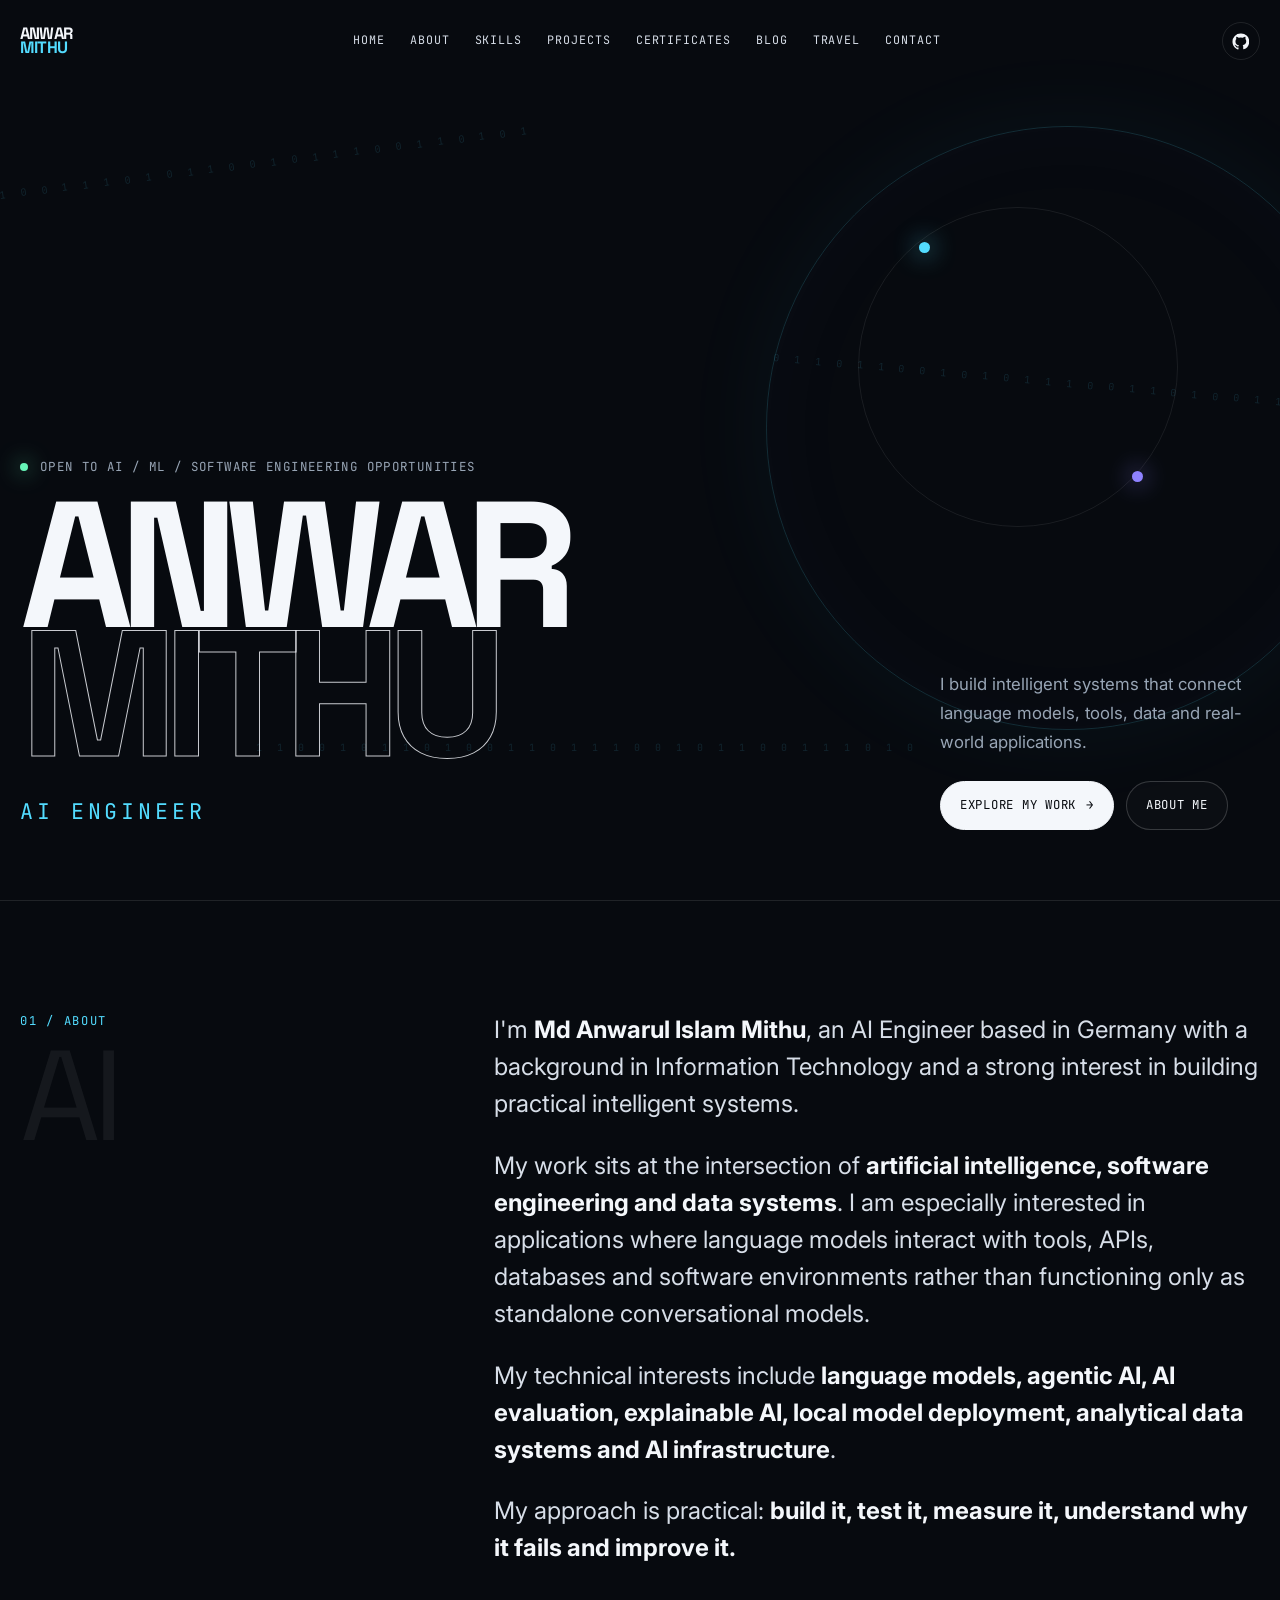
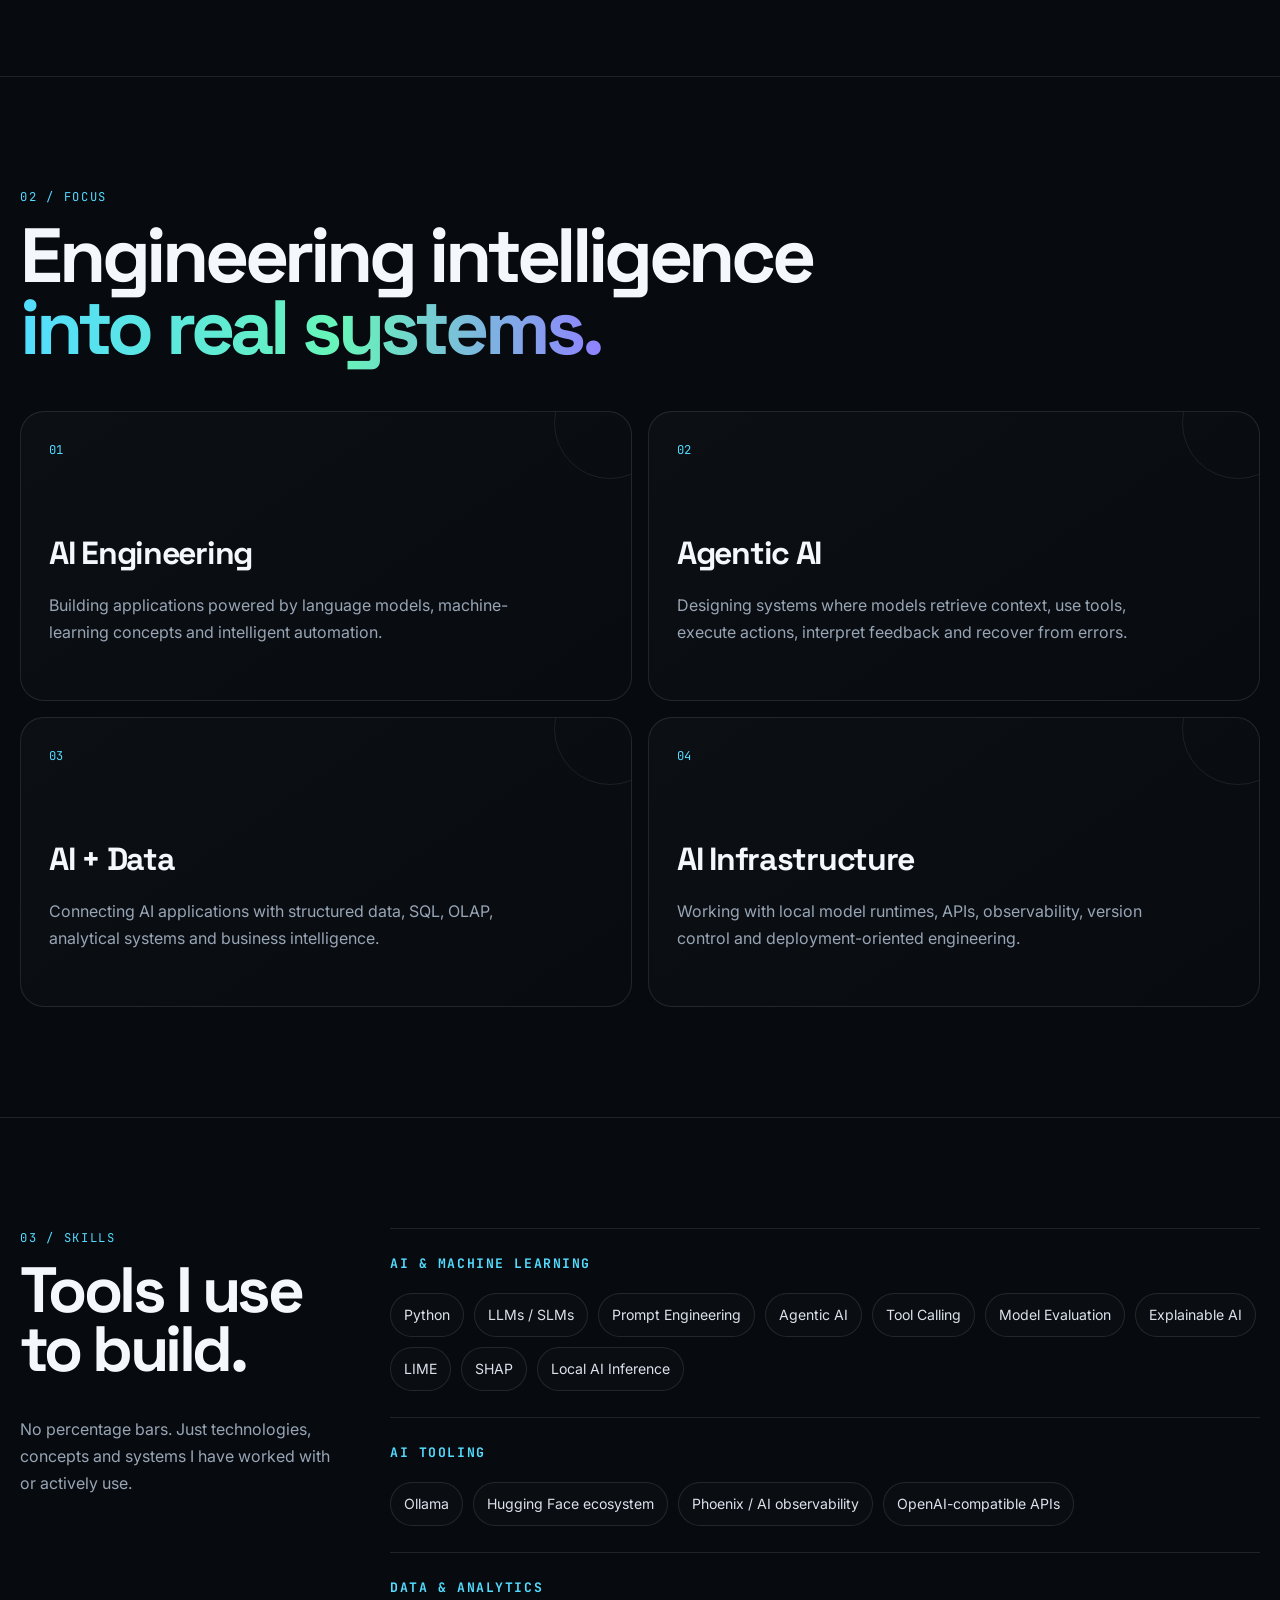
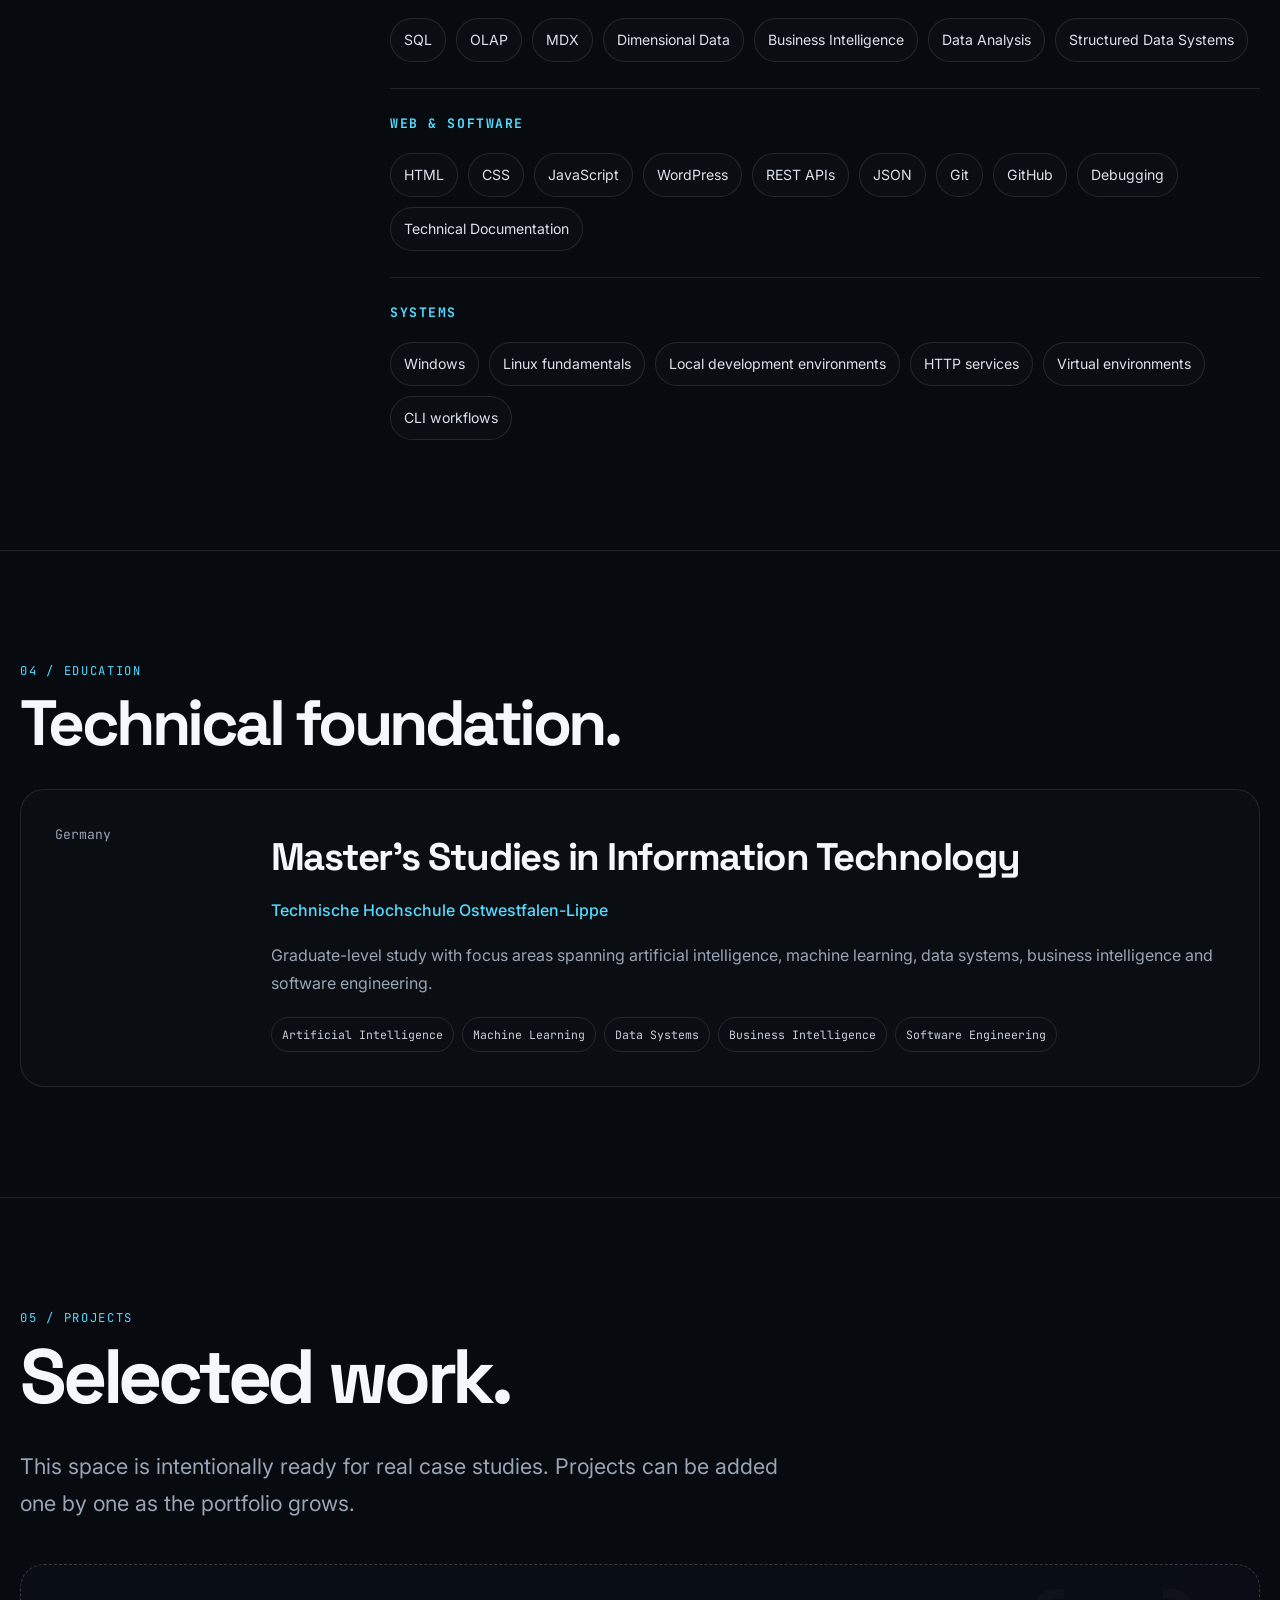
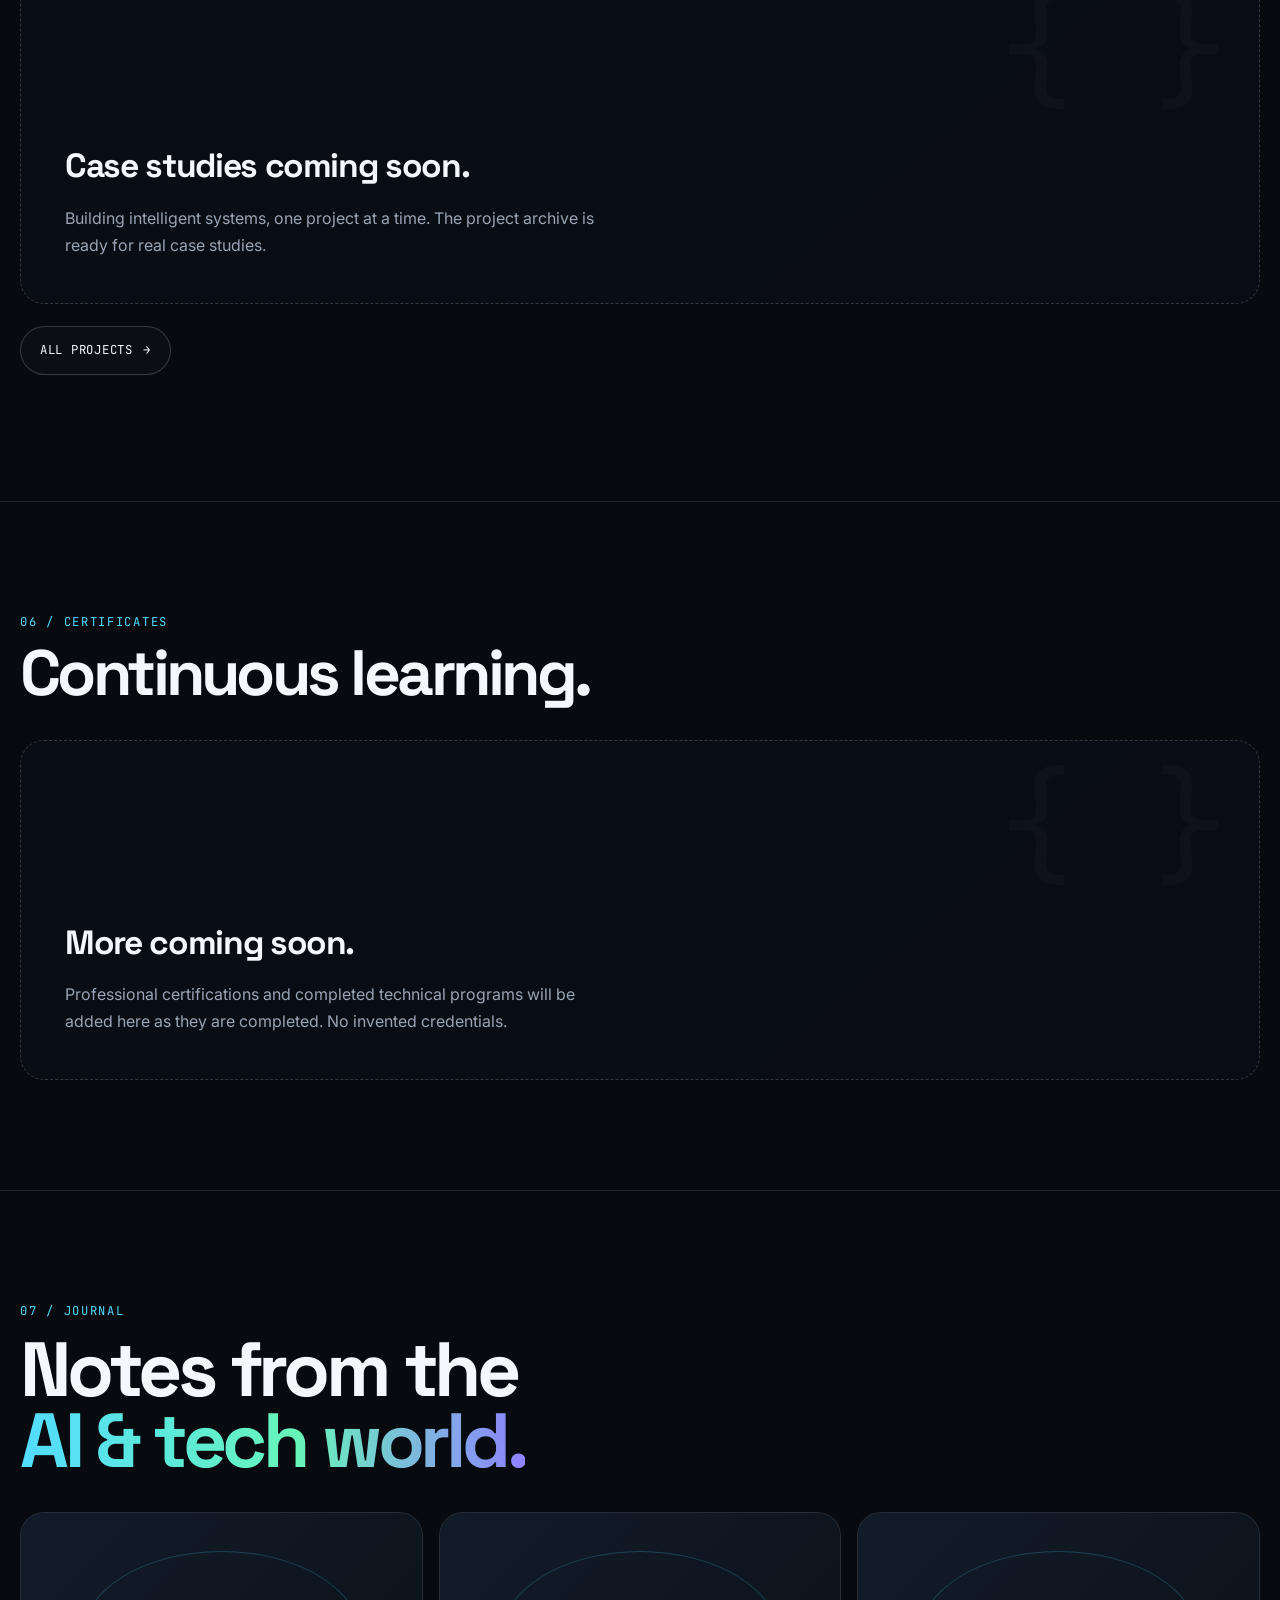
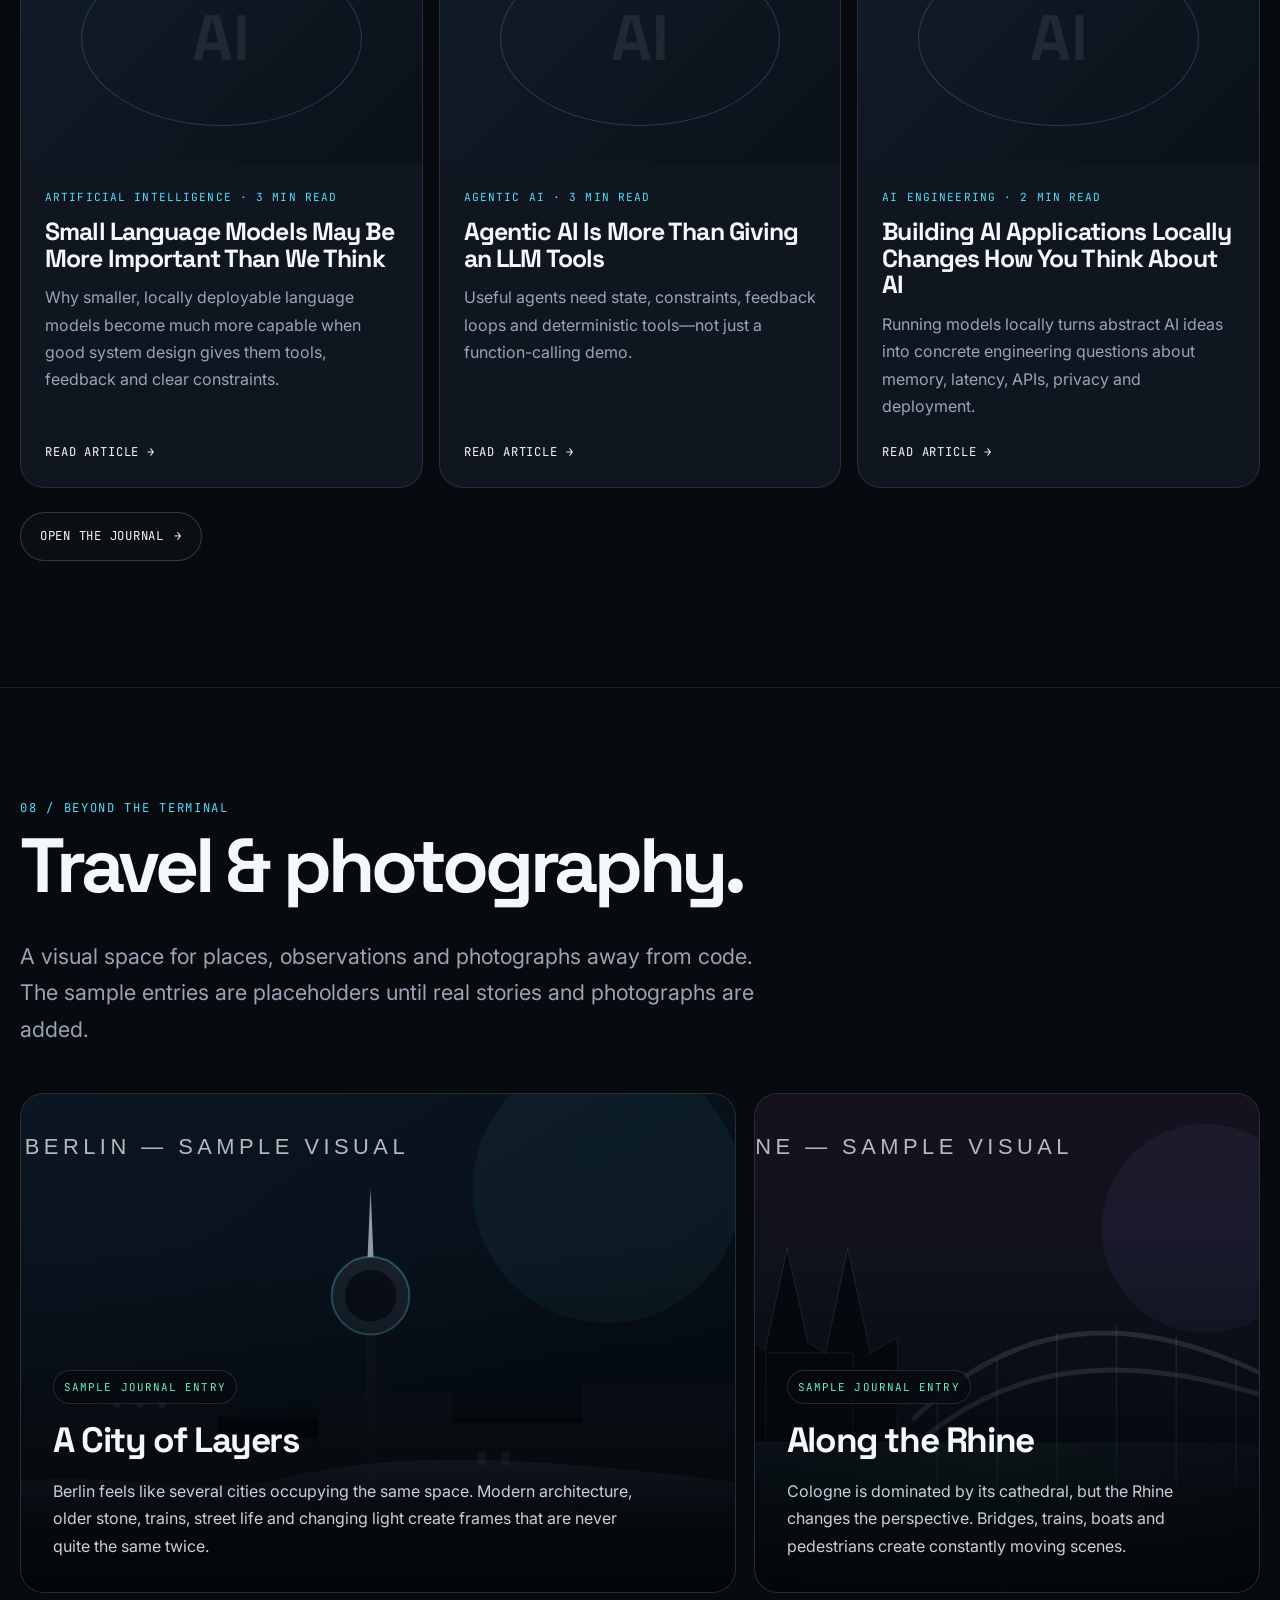
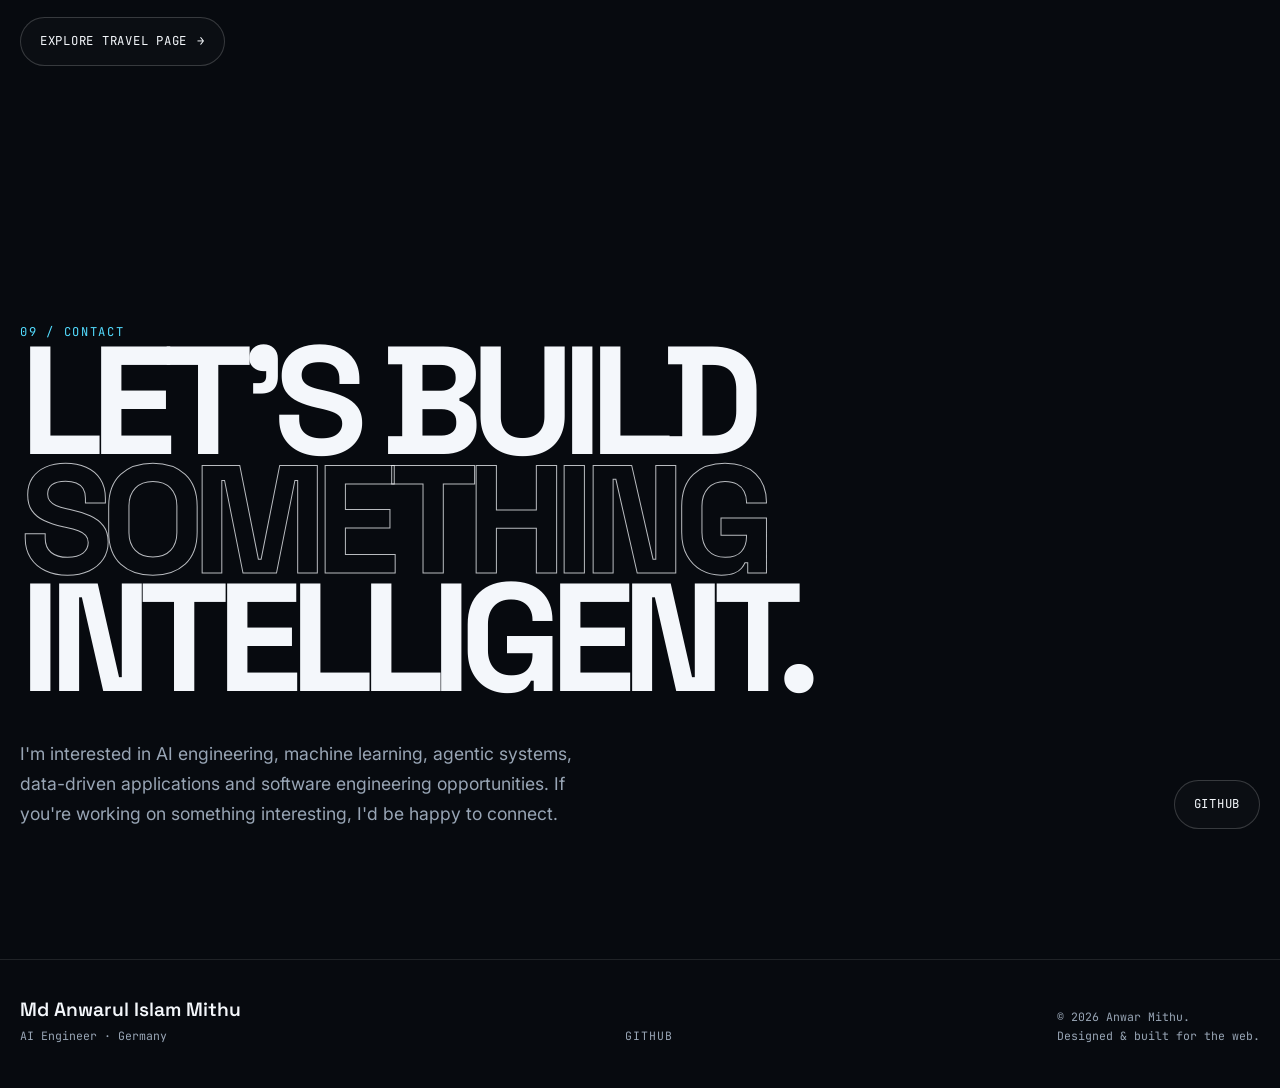
<file: index.html>
<!doctype html>
<html lang="en">
<head>
<meta charset="UTF-8">
<meta name="viewport" content="width=device-width, initial-scale=1">
<title>Anwar Mithu — AI Engineer</title>
<meta name="description" content="AI Engineer portfolio of Md Anwarul Islam Mithu — AI systems, LLMs, agentic AI, Python, data and software engineering.">
<link rel="canonical" href="https://anwar-mithu.github.io/">
<meta property="og:title" content="Anwar Mithu — AI Engineer">
<meta property="og:description" content="AI Engineer portfolio of Md Anwarul Islam Mithu — AI systems, LLMs, agentic AI, Python, data and software engineering.">
<meta property="og:type" content="website">
<meta property="og:url" content="https://anwar-mithu.github.io/">
<meta property="og:image" content="https://anwar-mithu.github.io/assets/images/og-image.png">
<meta name="theme-color" content="#070a0f">
<link rel="icon" type="image/svg+xml" href="/assets/images/favicon.svg">
<link rel="preconnect" href="https://fonts.googleapis.com">
<link rel="preconnect" href="https://fonts.gstatic.com" crossorigin>
<link href="https://fonts.googleapis.com/css2?family=Inter:wght@400;500;600&family=JetBrains+Mono:wght@400;500&family=Space+Grotesk:wght@500;600;700&display=swap" rel="stylesheet">
<link rel="stylesheet" href="/assets/css/style.css">
<script type="application/ld+json">{"@context":"https://schema.org","@type":"Person","name":"Md Anwarul Islam Mithu","alternateName":"Anwar Mithu","jobTitle":"AI Engineer","url":"https://anwar-mithu.github.io/","sameAs":["https://github.com/anwar-mithu"],"address":{"@type":"PostalAddress","addressCountry":"DE"}}</script>
</head>
<body>
<a class="skip-link" href="#main">Skip to content</a>
<div class="cursor-glow" aria-hidden="true"></div>
<header class="site-header" id="site-header">
  <div class="header-progress" aria-hidden="true"></div>
  <div class="container header-inner">
    <a class="brand" href="/" aria-label="Anwar Mithu home"><span>Anwar</span><em>Mithu</em></a>
    <nav class="site-nav" id="site-nav" aria-label="Primary navigation"><a href="/">Home</a><a href="/#about">About</a><a href="/#skills">Skills</a><a href="/projects/">Projects</a><a href="/certificates/">Certificates</a><a href="/blog/">Blog</a><a href="/travel/">Travel</a><a href="/#contact">Contact</a></nav>
    <div class="nav-social"><a class="icon-link" href="https://github.com/anwar-mithu" target="_blank" rel="noopener" aria-label="GitHub"><svg viewBox="0 0 24 24" fill="currentColor" aria-hidden="true"><path d="M12 .7A11.3 11.3 0 0 0 .7 12.3c0 5.1 3.2 9.4 7.7 10.9.6.1.8-.3.8-.6v-2.2c-3.1.7-3.8-1.4-3.8-1.4-.5-1.3-1.3-1.7-1.3-1.7-1-.7.1-.7.1-.7 1.2.1 1.8 1.2 1.8 1.2 1 1.8 2.7 1.3 3.3 1 .1-.8.4-1.3.7-1.6-2.5-.3-5.1-1.3-5.1-5.7 0-1.3.4-2.3 1.2-3.1-.1-.3-.5-1.5.1-3 0 0 1-.3 3.2 1.2a10.6 10.6 0 0 1 5.8 0C17.7 5 18.8 5.3 18.8 5.3c.6 1.5.2 2.7.1 3 .8.8 1.2 1.8 1.2 3.1 0 4.4-2.6 5.4-5.1 5.7.4.4.8 1.1.8 2.1v3.2c0 .4.2.7.8.6a11.6 11.6 0 0 0 7.7-10.9A11.4 11.4 0 0 0 12 .7Z"/></svg></a></div>
    <button class="menu-toggle" aria-expanded="false" aria-controls="site-nav" aria-label="Open menu"><span></span><span></span></button>
  </div>
</header>
<main id="main">
<section class="hero">
  <div class="binary-field" aria-hidden="true"><div class="binary-line">1 0 0 1 1 0 1 0 0 1 1 1 0 1 0 1 1 0 0 1 0 1 1 1 0 0 1 1 0 1 0 1</div><div class="binary-line">0 1 1 0 1 1 0 0 1 0 1 0 1 1 1 0 0 1 1 0 1 0 0 1 1 1 0 1 0 0 1 1</div><div class="binary-line">1 1 0 0 1 0 1 1 0 1 0 0 1 1 0 1 1 1 0 0 1 0 1 1 0 0 1 1 1 0 1 0</div></div>
  <div class="node-orbit" aria-hidden="true"></div>
  <div class="container hero-grid"><div><div class="hero-kicker reveal"><span class="status-dot"></span>Open to AI / ML / Software Engineering opportunities</div><h1 class="hero-title reveal delay-1"><span>Anwar</span><span class="outline">Mithu</span></h1><p class="hero-role reveal delay-2">AI Engineer</p></div><div class="hero-side reveal delay-3"><p class="hero-copy">I build intelligent systems that connect language models, tools, data and real-world applications.</p><div class="hero-actions"><a class="button primary" href="#projects">Explore my work <span class="arrow">→</span></a><a class="button" href="#about">About me</a></div></div></div>
</section>
<section class="section" id="about"><div class="container about-grid"><div><div class="section-kicker">01 / About</div><div class="about-number reveal">AI</div></div><div class="about-copy reveal"><p>I'm <strong>Md Anwarul Islam Mithu</strong>, an AI Engineer based in Germany with a background in Information Technology and a strong interest in building practical intelligent systems.</p><p>My work sits at the intersection of <strong>artificial intelligence, software engineering and data systems</strong>. I am especially interested in applications where language models interact with tools, APIs, databases and software environments rather than functioning only as standalone conversational models.</p><p>My technical interests include <strong>language models, agentic AI, AI evaluation, explainable AI, local model deployment, analytical data systems and AI infrastructure</strong>.</p><p>My approach is practical: <strong>build it, test it, measure it, understand why it fails and improve it.</strong></p></div></div></section>
<section class="section"><div class="container"><div class="section-kicker">02 / Focus</div><h2 class="section-heading reveal">Engineering intelligence<br><span class="gradient-text">into real systems.</span></h2><div class="focus-grid"><article class="focus-card reveal"><div class="focus-number">01</div><h3>AI Engineering</h3><p>Building applications powered by language models, machine-learning concepts and intelligent automation.</p></article><article class="focus-card reveal delay-1"><div class="focus-number">02</div><h3>Agentic AI</h3><p>Designing systems where models retrieve context, use tools, execute actions, interpret feedback and recover from errors.</p></article><article class="focus-card reveal"><div class="focus-number">03</div><h3>AI + Data</h3><p>Connecting AI applications with structured data, SQL, OLAP, analytical systems and business intelligence.</p></article><article class="focus-card reveal delay-1"><div class="focus-number">04</div><h3>AI Infrastructure</h3><p>Working with local model runtimes, APIs, observability, version control and deployment-oriented engineering.</p></article></div></div></section>
<section class="section" id="skills"><div class="container skills-layout"><div class="skills-sticky"><div class="section-kicker">03 / Skills</div><h2 class="section-heading small reveal">Tools I use to build.</h2><p class="muted">No percentage bars. Just technologies, concepts and systems I have worked with or actively use.</p></div><div class="skills-groups">
<div class="skill-group reveal"><h3>AI &amp; Machine Learning</h3><div class="tags"><span class="tag">Python</span><span class="tag">LLMs / SLMs</span><span class="tag">Prompt Engineering</span><span class="tag">Agentic AI</span><span class="tag">Tool Calling</span><span class="tag">Model Evaluation</span><span class="tag">Explainable AI</span><span class="tag">LIME</span><span class="tag">SHAP</span><span class="tag">Local AI Inference</span></div></div>
<div class="skill-group reveal"><h3>AI Tooling</h3><div class="tags"><span class="tag">Ollama</span><span class="tag">Hugging Face ecosystem</span><span class="tag">Phoenix / AI observability</span><span class="tag">OpenAI-compatible APIs</span></div></div>
<div class="skill-group reveal"><h3>Data &amp; Analytics</h3><div class="tags"><span class="tag">SQL</span><span class="tag">OLAP</span><span class="tag">MDX</span><span class="tag">Dimensional Data</span><span class="tag">Business Intelligence</span><span class="tag">Data Analysis</span><span class="tag">Structured Data Systems</span></div></div>
<div class="skill-group reveal"><h3>Web &amp; Software</h3><div class="tags"><span class="tag">HTML</span><span class="tag">CSS</span><span class="tag">JavaScript</span><span class="tag">WordPress</span><span class="tag">REST APIs</span><span class="tag">JSON</span><span class="tag">Git</span><span class="tag">GitHub</span><span class="tag">Debugging</span><span class="tag">Technical Documentation</span></div></div>
<div class="skill-group reveal"><h3>Systems</h3><div class="tags"><span class="tag">Windows</span><span class="tag">Linux fundamentals</span><span class="tag">Local development environments</span><span class="tag">HTTP services</span><span class="tag">Virtual environments</span><span class="tag">CLI workflows</span></div></div>
</div></div></section>
<section class="section" id="education"><div class="container"><div class="section-kicker">04 / Education</div><h2 class="section-heading small reveal">Technical foundation.</h2><article class="education-card reveal"><div class="edu-date">Germany</div><div><h3>Master's Studies in Information Technology</h3><h4>Technische Hochschule Ostwestfalen-Lippe</h4><p>Graduate-level study with focus areas spanning artificial intelligence, machine learning, data systems, business intelligence and software engineering.</p><div class="edu-focus"><span>Artificial Intelligence</span><span>Machine Learning</span><span>Data Systems</span><span>Business Intelligence</span><span>Software Engineering</span></div></div></article></div></section>
<section class="section" id="projects"><div class="container"><div class="section-kicker">05 / Projects</div><h2 class="section-heading reveal">Selected work.</h2><p class="section-lead reveal">This space is intentionally ready for real case studies. Projects can be added one by one as the portfolio grows.</p><div class="archive-preview"><div class="empty-state reveal"><h3>Case studies coming soon.</h3><p>Building intelligent systems, one project at a time. The project archive is ready for real case studies.</p></div></div><p style="margin-top:22px"><a class="button" href="/projects/">All projects <span class="arrow">→</span></a></p></div></section>
<section class="section" id="certificates"><div class="container"><div class="section-kicker">06 / Certificates</div><h2 class="section-heading small reveal">Continuous learning.</h2><div class="empty-state reveal"><h3>More coming soon.</h3><p>Professional certifications and completed technical programs will be added here as they are completed. No invented credentials.</p></div></div></section>
<section class="section" id="journal"><div class="container"><div class="section-kicker">07 / Journal</div><h2 class="section-heading reveal">Notes from the<br><span class="gradient-text">AI &amp; tech world.</span></h2><div class="preview-grid"><article class="content-card reveal"><a class="card-media no-image" href="/blog/small-language-models/"></a><div class="card-body"><div class="card-meta">Artificial Intelligence · 3 min read</div><h3><a href="/blog/small-language-models/">Small Language Models May Be More Important Than We Think</a></h3><p>Why smaller, locally deployable language models become much more capable when good system design gives them tools, feedback and clear constraints.</p><a class="card-link" href="/blog/small-language-models/">Read article <span>→</span></a></div></article><article class="content-card reveal"><a class="card-media no-image" href="/blog/agentic-ai/"></a><div class="card-body"><div class="card-meta">Agentic AI · 3 min read</div><h3><a href="/blog/agentic-ai/">Agentic AI Is More Than Giving an LLM Tools</a></h3><p>Useful agents need state, constraints, feedback loops and deterministic tools—not just a function-calling demo.</p><a class="card-link" href="/blog/agentic-ai/">Read article <span>→</span></a></div></article><article class="content-card reveal"><a class="card-media no-image" href="/blog/local-ai/"></a><div class="card-body"><div class="card-meta">AI Engineering · 2 min read</div><h3><a href="/blog/local-ai/">Building AI Applications Locally Changes How You Think About AI</a></h3><p>Running models locally turns abstract AI ideas into concrete engineering questions about memory, latency, APIs, privacy and deployment.</p><a class="card-link" href="/blog/local-ai/">Read article <span>→</span></a></div></article></div><p style="margin-top:24px"><a class="button" href="/blog/">Open the journal <span class="arrow">→</span></a></p></div></section>
<section class="section" id="travel"><div class="container"><div class="section-kicker">08 / Beyond the terminal</div><h2 class="section-heading reveal">Travel &amp; photography.</h2><p class="section-lead reveal">A visual space for places, observations and photographs away from code. The sample entries are placeholders until real stories and photographs are added.</p><div class="travel-grid" style="margin-top:45px"><article class="travel-card reveal"><img src="/assets/images/berlin.svg" alt="Illustrative placeholder for Berlin"><div class="travel-card-content"><span class="sample-label">Sample Journal Entry</span><h2>A City of Layers</h2><p>Berlin feels like several cities occupying the same space. Modern architecture, older stone, trains, street life and changing light create frames that are never quite the same twice.</p></div></article><article class="travel-card reveal"><img src="/assets/images/cologne.svg" alt="Illustrative placeholder for Cologne"><div class="travel-card-content"><span class="sample-label">Sample Journal Entry</span><h2>Along the Rhine</h2><p>Cologne is dominated by its cathedral, but the Rhine changes the perspective. Bridges, trains, boats and pedestrians create constantly moving scenes.</p></div></article></div><p style="margin-top:24px"><a class="button" href="/travel/">Explore travel page <span class="arrow">→</span></a></p></div></section>
<section class="contact-section" id="contact"><div class="container"><div class="section-kicker">09 / Contact</div><h2 class="contact-title reveal"><span>Let's build</span><span>something</span><span>intelligent.</span></h2><div class="contact-copy reveal"><p>I'm interested in AI engineering, machine learning, agentic systems, data-driven applications and software engineering opportunities. If you're working on something interesting, I'd be happy to connect.</p><div class="contact-actions"><a class="button" target="_blank" rel="noopener" href="https://github.com/anwar-mithu">GitHub</a></div></div></div></section>
</main><footer class="site-footer">
  <div class="container footer-inner">
    <div><div class="footer-name">Md Anwarul Islam Mithu</div><div class="footer-meta">AI Engineer · Germany</div></div>
    <div class="footer-links"><a href="https://github.com/anwar-mithu" target="_blank" rel="noopener">GitHub</a></div>
    <div class="footer-meta">© 2026 Anwar Mithu.<br>Designed &amp; built for the web.</div>
  </div>
</footer>
<script src="/assets/js/main.js"></script>
</body></html>
</file>
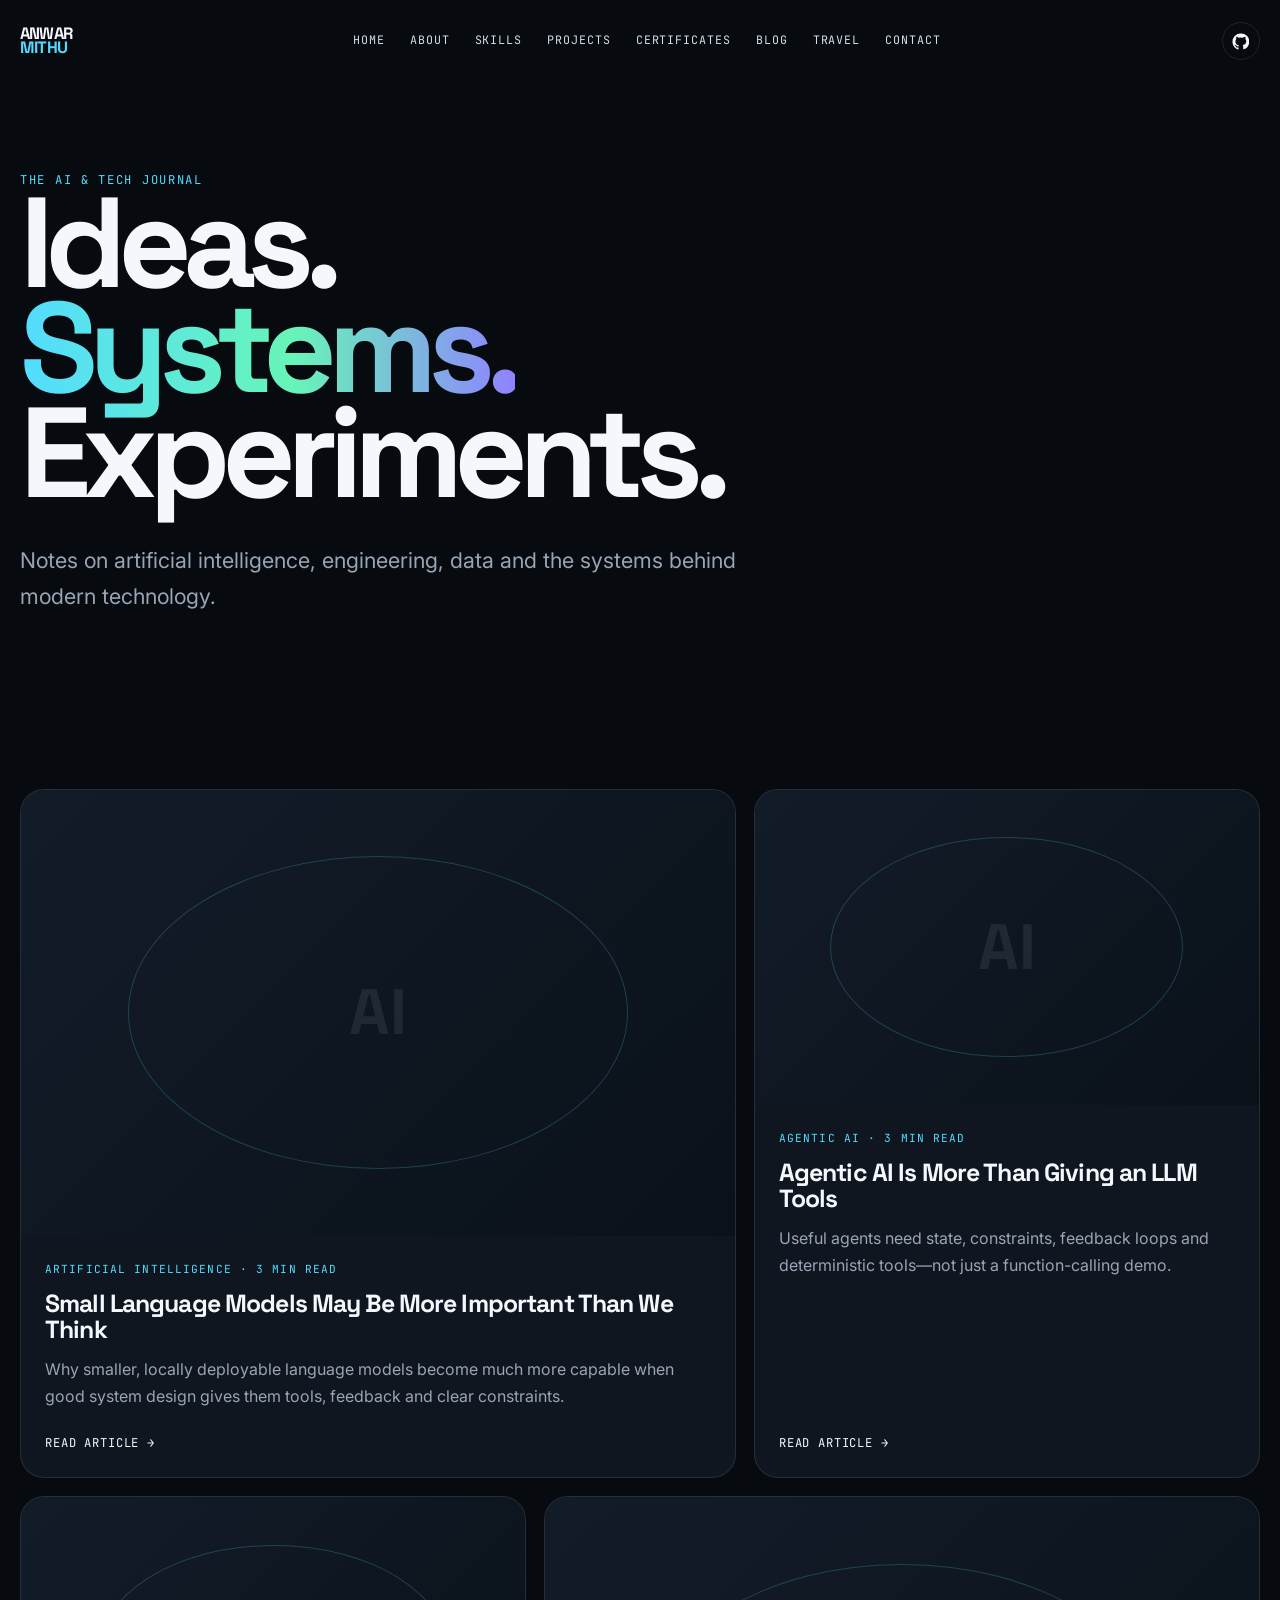
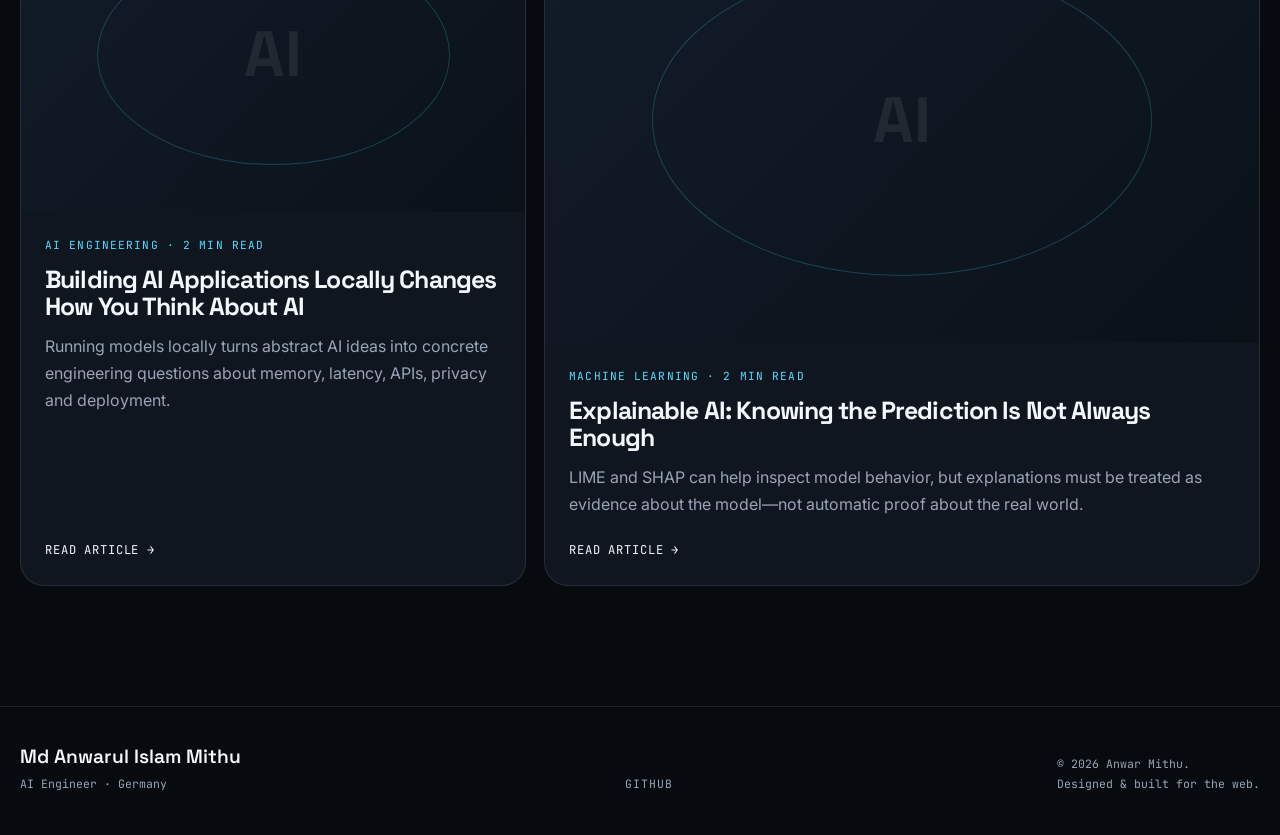
<file: blog/index.html>
<!doctype html>
<html lang="en">
<head>
<meta charset="UTF-8">
<meta name="viewport" content="width=device-width, initial-scale=1">
<title>The AI &amp; Tech Journal — Anwar Mithu</title>
<meta name="description" content="Notes on artificial intelligence, engineering, data and the systems behind modern technology.">
<link rel="canonical" href="https://anwar-mithu.github.io/blog/">
<meta property="og:title" content="The AI &amp; Tech Journal — Anwar Mithu">
<meta property="og:description" content="Notes on artificial intelligence, engineering, data and the systems behind modern technology.">
<meta property="og:type" content="website">
<meta property="og:url" content="https://anwar-mithu.github.io/blog/">
<meta property="og:image" content="https://anwar-mithu.github.io/assets/images/og-image.png">
<meta name="theme-color" content="#070a0f">
<link rel="icon" type="image/svg+xml" href="/assets/images/favicon.svg">
<link rel="preconnect" href="https://fonts.googleapis.com">
<link rel="preconnect" href="https://fonts.gstatic.com" crossorigin>
<link href="https://fonts.googleapis.com/css2?family=Inter:wght@400;500;600&family=JetBrains+Mono:wght@400;500&family=Space+Grotesk:wght@500;600;700&display=swap" rel="stylesheet">
<link rel="stylesheet" href="/assets/css/style.css">

</head>
<body>
<a class="skip-link" href="#main">Skip to content</a>
<div class="cursor-glow" aria-hidden="true"></div>
<header class="site-header" id="site-header">
  <div class="header-progress" aria-hidden="true"></div>
  <div class="container header-inner">
    <a class="brand" href="/" aria-label="Anwar Mithu home"><span>Anwar</span><em>Mithu</em></a>
    <nav class="site-nav" id="site-nav" aria-label="Primary navigation"><a href="/">Home</a><a href="/#about">About</a><a href="/#skills">Skills</a><a href="/projects/">Projects</a><a href="/certificates/">Certificates</a><a href="/blog/">Blog</a><a href="/travel/">Travel</a><a href="/#contact">Contact</a></nav>
    <div class="nav-social"><a class="icon-link" href="https://github.com/anwar-mithu" target="_blank" rel="noopener" aria-label="GitHub"><svg viewBox="0 0 24 24" fill="currentColor" aria-hidden="true"><path d="M12 .7A11.3 11.3 0 0 0 .7 12.3c0 5.1 3.2 9.4 7.7 10.9.6.1.8-.3.8-.6v-2.2c-3.1.7-3.8-1.4-3.8-1.4-.5-1.3-1.3-1.7-1.3-1.7-1-.7.1-.7.1-.7 1.2.1 1.8 1.2 1.8 1.2 1 1.8 2.7 1.3 3.3 1 .1-.8.4-1.3.7-1.6-2.5-.3-5.1-1.3-5.1-5.7 0-1.3.4-2.3 1.2-3.1-.1-.3-.5-1.5.1-3 0 0 1-.3 3.2 1.2a10.6 10.6 0 0 1 5.8 0C17.7 5 18.8 5.3 18.8 5.3c.6 1.5.2 2.7.1 3 .8.8 1.2 1.8 1.2 3.1 0 4.4-2.6 5.4-5.1 5.7.4.4.8 1.1.8 2.1v3.2c0 .4.2.7.8.6a11.6 11.6 0 0 0 7.7-10.9A11.4 11.4 0 0 0 12 .7Z"/></svg></a></div>
    <button class="menu-toggle" aria-expanded="false" aria-controls="site-nav" aria-label="Open menu"><span></span><span></span></button>
  </div>
</header><main id="main"><section class="journal-header"><div class="container"><div class="section-kicker">The AI &amp; Tech Journal</div><h1 class="journal-title reveal">Ideas.<br><span class="gradient-text">Systems.</span><br>Experiments.</h1><p class="section-lead reveal">Notes on artificial intelligence, engineering, data and the systems behind modern technology.</p></div></section><section class="archive-content"><div class="container"><div class="journal-grid"><article class="content-card reveal"><a class="card-media no-image" href="/blog/small-language-models/"></a><div class="card-body"><div class="card-meta">Artificial Intelligence · 3 min read</div><h3><a href="/blog/small-language-models/">Small Language Models May Be More Important Than We Think</a></h3><p>Why smaller, locally deployable language models become much more capable when good system design gives them tools, feedback and clear constraints.</p><a class="card-link" href="/blog/small-language-models/">Read article <span>→</span></a></div></article><article class="content-card reveal"><a class="card-media no-image" href="/blog/agentic-ai/"></a><div class="card-body"><div class="card-meta">Agentic AI · 3 min read</div><h3><a href="/blog/agentic-ai/">Agentic AI Is More Than Giving an LLM Tools</a></h3><p>Useful agents need state, constraints, feedback loops and deterministic tools—not just a function-calling demo.</p><a class="card-link" href="/blog/agentic-ai/">Read article <span>→</span></a></div></article><article class="content-card reveal"><a class="card-media no-image" href="/blog/local-ai/"></a><div class="card-body"><div class="card-meta">AI Engineering · 2 min read</div><h3><a href="/blog/local-ai/">Building AI Applications Locally Changes How You Think About AI</a></h3><p>Running models locally turns abstract AI ideas into concrete engineering questions about memory, latency, APIs, privacy and deployment.</p><a class="card-link" href="/blog/local-ai/">Read article <span>→</span></a></div></article><article class="content-card reveal"><a class="card-media no-image" href="/blog/explainable-ai/"></a><div class="card-body"><div class="card-meta">Machine Learning · 2 min read</div><h3><a href="/blog/explainable-ai/">Explainable AI: Knowing the Prediction Is Not Always Enough</a></h3><p>LIME and SHAP can help inspect model behavior, but explanations must be treated as evidence about the model—not automatic proof about the real world.</p><a class="card-link" href="/blog/explainable-ai/">Read article <span>→</span></a></div></article></div></div></section></main><footer class="site-footer">
  <div class="container footer-inner">
    <div><div class="footer-name">Md Anwarul Islam Mithu</div><div class="footer-meta">AI Engineer · Germany</div></div>
    <div class="footer-links"><a href="https://github.com/anwar-mithu" target="_blank" rel="noopener">GitHub</a></div>
    <div class="footer-meta">© 2026 Anwar Mithu.<br>Designed &amp; built for the web.</div>
  </div>
</footer>
<script src="/assets/js/main.js"></script>
</body></html>
</file>
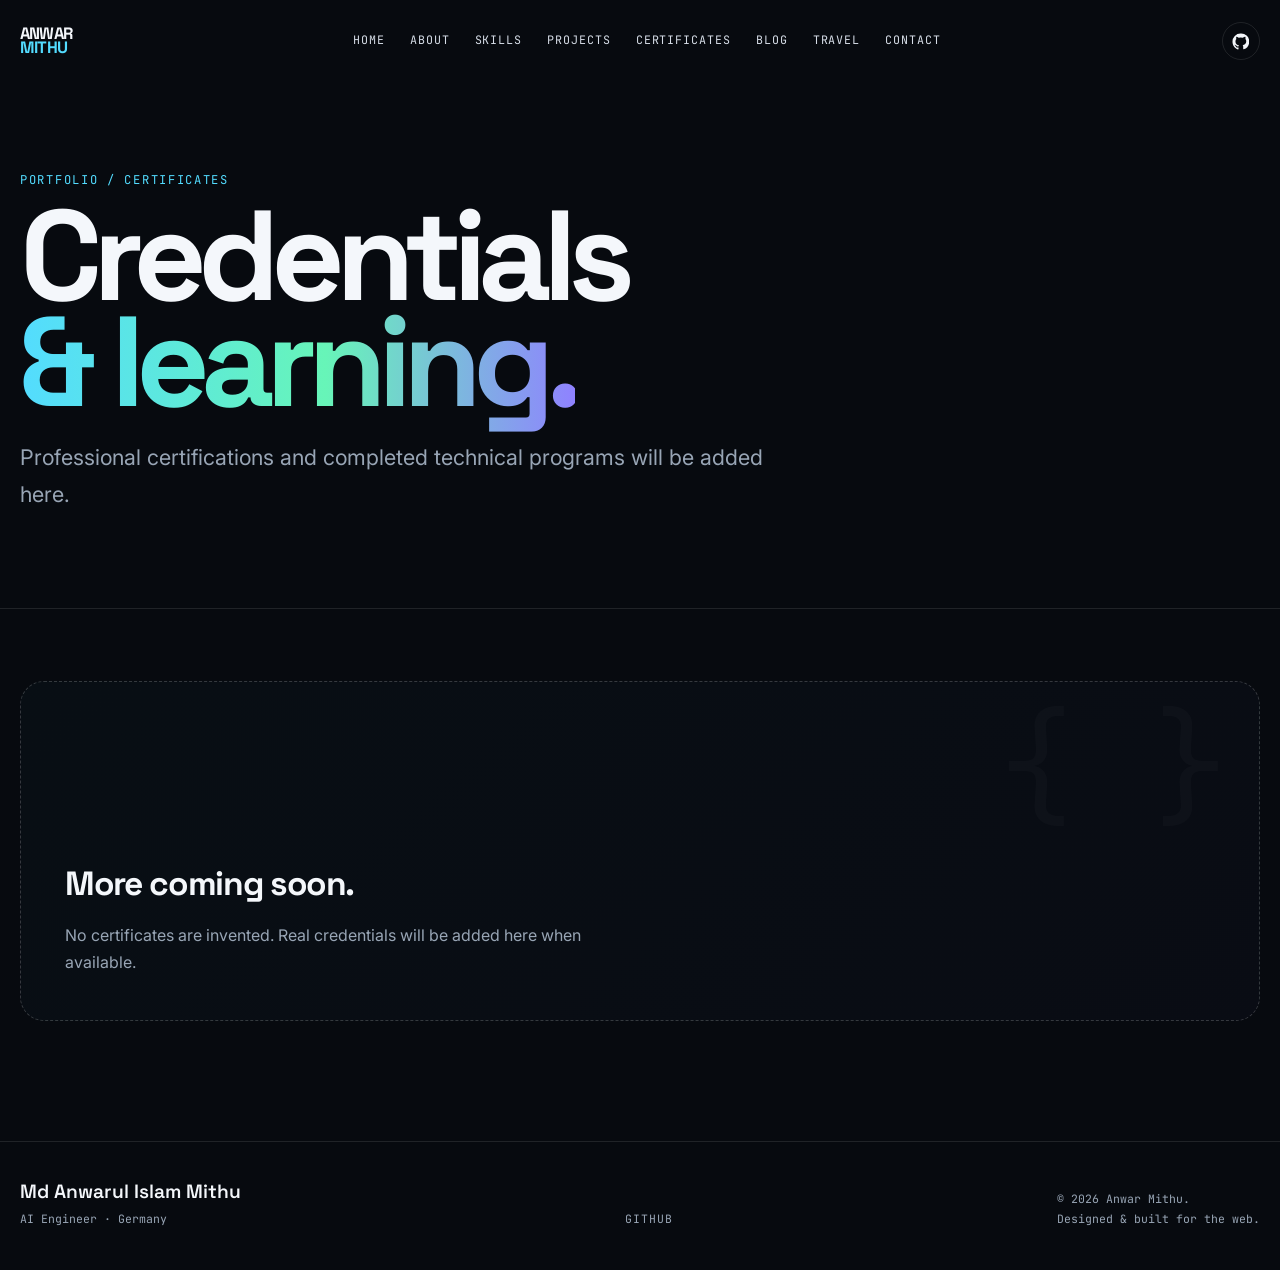
<file: certificates/index.html>
<!doctype html>
<html lang="en">
<head>
<meta charset="UTF-8">
<meta name="viewport" content="width=device-width, initial-scale=1">
<title>Certificates — Anwar Mithu</title>
<meta name="description" content="Professional certifications and completed technical programs by Anwar Mithu.">
<link rel="canonical" href="https://anwar-mithu.github.io/certificates/">
<meta property="og:title" content="Certificates — Anwar Mithu">
<meta property="og:description" content="Professional certifications and completed technical programs by Anwar Mithu.">
<meta property="og:type" content="website">
<meta property="og:url" content="https://anwar-mithu.github.io/certificates/">
<meta property="og:image" content="https://anwar-mithu.github.io/assets/images/og-image.png">
<meta name="theme-color" content="#070a0f">
<link rel="icon" type="image/svg+xml" href="/assets/images/favicon.svg">
<link rel="preconnect" href="https://fonts.googleapis.com">
<link rel="preconnect" href="https://fonts.gstatic.com" crossorigin>
<link href="https://fonts.googleapis.com/css2?family=Inter:wght@400;500;600&family=JetBrains+Mono:wght@400;500&family=Space+Grotesk:wght@500;600;700&display=swap" rel="stylesheet">
<link rel="stylesheet" href="/assets/css/style.css">

</head>
<body>
<a class="skip-link" href="#main">Skip to content</a>
<div class="cursor-glow" aria-hidden="true"></div>
<header class="site-header" id="site-header">
  <div class="header-progress" aria-hidden="true"></div>
  <div class="container header-inner">
    <a class="brand" href="/" aria-label="Anwar Mithu home"><span>Anwar</span><em>Mithu</em></a>
    <nav class="site-nav" id="site-nav" aria-label="Primary navigation"><a href="/">Home</a><a href="/#about">About</a><a href="/#skills">Skills</a><a href="/projects/">Projects</a><a href="/certificates/">Certificates</a><a href="/blog/">Blog</a><a href="/travel/">Travel</a><a href="/#contact">Contact</a></nav>
    <div class="nav-social"><a class="icon-link" href="https://github.com/anwar-mithu" target="_blank" rel="noopener" aria-label="GitHub"><svg viewBox="0 0 24 24" fill="currentColor" aria-hidden="true"><path d="M12 .7A11.3 11.3 0 0 0 .7 12.3c0 5.1 3.2 9.4 7.7 10.9.6.1.8-.3.8-.6v-2.2c-3.1.7-3.8-1.4-3.8-1.4-.5-1.3-1.3-1.7-1.3-1.7-1-.7.1-.7.1-.7 1.2.1 1.8 1.2 1.8 1.2 1 1.8 2.7 1.3 3.3 1 .1-.8.4-1.3.7-1.6-2.5-.3-5.1-1.3-5.1-5.7 0-1.3.4-2.3 1.2-3.1-.1-.3-.5-1.5.1-3 0 0 1-.3 3.2 1.2a10.6 10.6 0 0 1 5.8 0C17.7 5 18.8 5.3 18.8 5.3c.6 1.5.2 2.7.1 3 .8.8 1.2 1.8 1.2 3.1 0 4.4-2.6 5.4-5.1 5.7.4.4.8 1.1.8 2.1v3.2c0 .4.2.7.8.6a11.6 11.6 0 0 0 7.7-10.9A11.4 11.4 0 0 0 12 .7Z"/></svg></a></div>
    <button class="menu-toggle" aria-expanded="false" aria-controls="site-nav" aria-label="Open menu"><span></span><span></span></button>
  </div>
</header><main id="main"><section class="page-hero"><div class="container"><div class="section-kicker">Portfolio / Certificates</div><h1>Credentials<br><span class="gradient-text">&amp; learning.</span></h1><p class="section-lead">Professional certifications and completed technical programs will be added here.</p></div></section><section class="archive-content"><div class="container"><div class="empty-state"><h3>More coming soon.</h3><p>No certificates are invented. Real credentials will be added here when available.</p></div></div></section></main><footer class="site-footer">
  <div class="container footer-inner">
    <div><div class="footer-name">Md Anwarul Islam Mithu</div><div class="footer-meta">AI Engineer · Germany</div></div>
    <div class="footer-links"><a href="https://github.com/anwar-mithu" target="_blank" rel="noopener">GitHub</a></div>
    <div class="footer-meta">© 2026 Anwar Mithu.<br>Designed &amp; built for the web.</div>
  </div>
</footer>
<script src="/assets/js/main.js"></script>
</body></html>
</file>
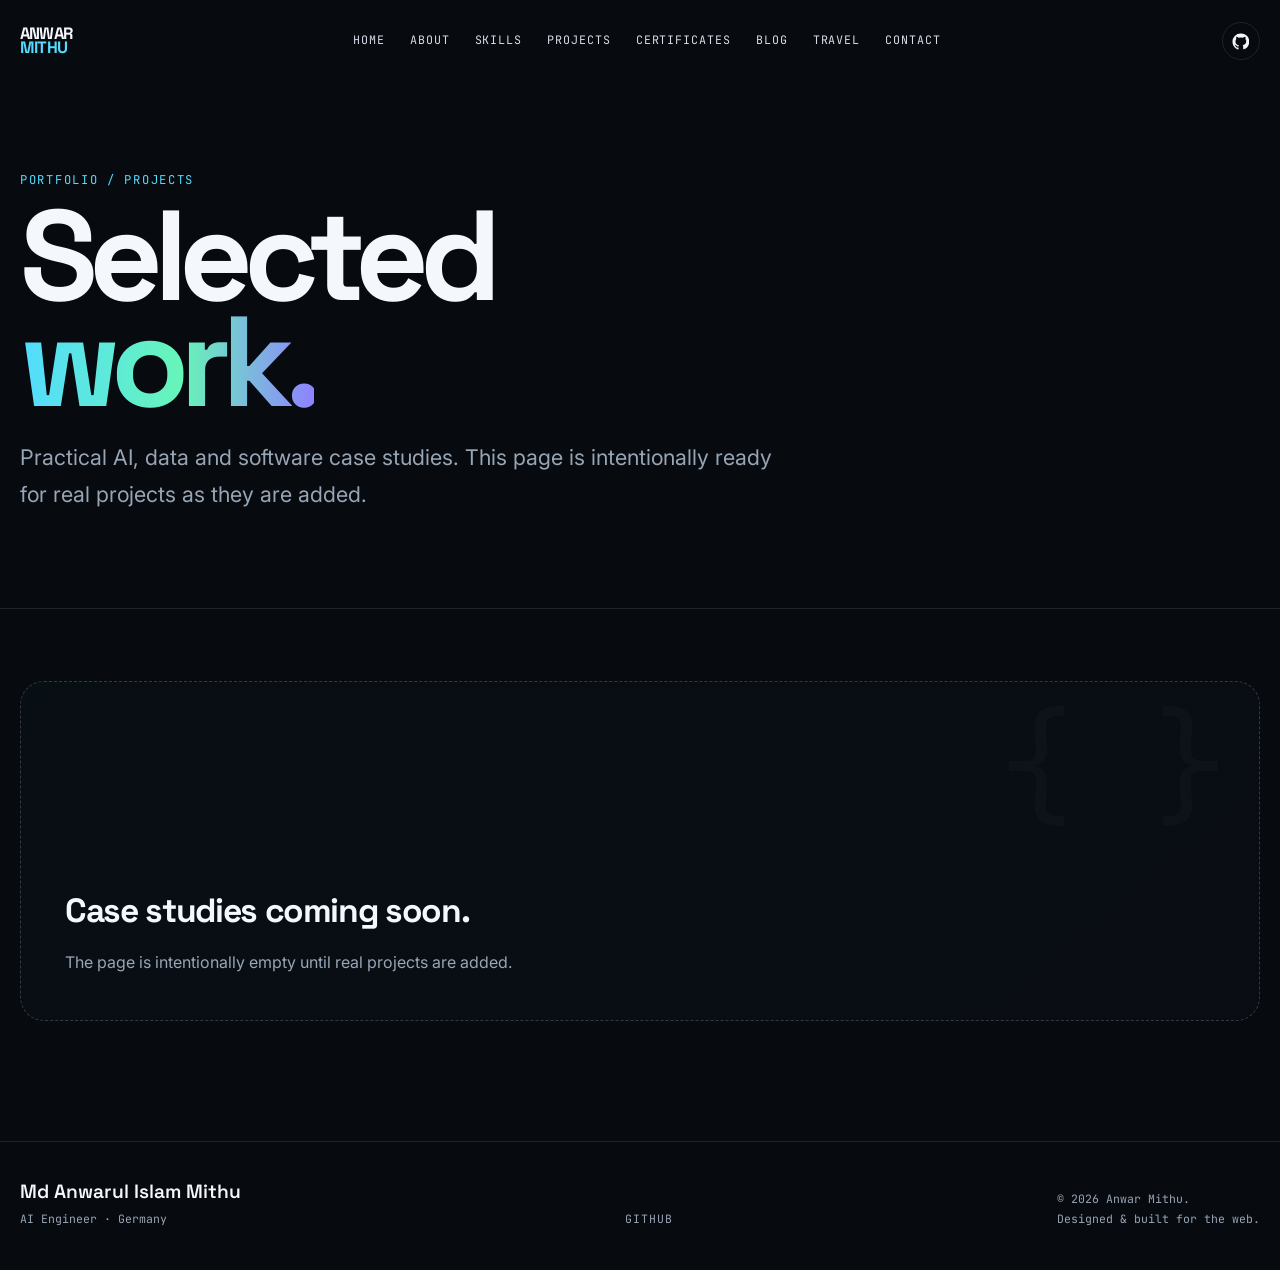
<file: projects/index.html>
<!doctype html>
<html lang="en">
<head>
<meta charset="UTF-8">
<meta name="viewport" content="width=device-width, initial-scale=1">
<title>Projects — Anwar Mithu</title>
<meta name="description" content="Practical AI, data and software case studies by AI Engineer Anwar Mithu.">
<link rel="canonical" href="https://anwar-mithu.github.io/projects/">
<meta property="og:title" content="Projects — Anwar Mithu">
<meta property="og:description" content="Practical AI, data and software case studies by AI Engineer Anwar Mithu.">
<meta property="og:type" content="website">
<meta property="og:url" content="https://anwar-mithu.github.io/projects/">
<meta property="og:image" content="https://anwar-mithu.github.io/assets/images/og-image.png">
<meta name="theme-color" content="#070a0f">
<link rel="icon" type="image/svg+xml" href="/assets/images/favicon.svg">
<link rel="preconnect" href="https://fonts.googleapis.com">
<link rel="preconnect" href="https://fonts.gstatic.com" crossorigin>
<link href="https://fonts.googleapis.com/css2?family=Inter:wght@400;500;600&family=JetBrains+Mono:wght@400;500&family=Space+Grotesk:wght@500;600;700&display=swap" rel="stylesheet">
<link rel="stylesheet" href="/assets/css/style.css">

</head>
<body>
<a class="skip-link" href="#main">Skip to content</a>
<div class="cursor-glow" aria-hidden="true"></div>
<header class="site-header" id="site-header">
  <div class="header-progress" aria-hidden="true"></div>
  <div class="container header-inner">
    <a class="brand" href="/" aria-label="Anwar Mithu home"><span>Anwar</span><em>Mithu</em></a>
    <nav class="site-nav" id="site-nav" aria-label="Primary navigation"><a href="/">Home</a><a href="/#about">About</a><a href="/#skills">Skills</a><a href="/projects/">Projects</a><a href="/certificates/">Certificates</a><a href="/blog/">Blog</a><a href="/travel/">Travel</a><a href="/#contact">Contact</a></nav>
    <div class="nav-social"><a class="icon-link" href="https://github.com/anwar-mithu" target="_blank" rel="noopener" aria-label="GitHub"><svg viewBox="0 0 24 24" fill="currentColor" aria-hidden="true"><path d="M12 .7A11.3 11.3 0 0 0 .7 12.3c0 5.1 3.2 9.4 7.7 10.9.6.1.8-.3.8-.6v-2.2c-3.1.7-3.8-1.4-3.8-1.4-.5-1.3-1.3-1.7-1.3-1.7-1-.7.1-.7.1-.7 1.2.1 1.8 1.2 1.8 1.2 1 1.8 2.7 1.3 3.3 1 .1-.8.4-1.3.7-1.6-2.5-.3-5.1-1.3-5.1-5.7 0-1.3.4-2.3 1.2-3.1-.1-.3-.5-1.5.1-3 0 0 1-.3 3.2 1.2a10.6 10.6 0 0 1 5.8 0C17.7 5 18.8 5.3 18.8 5.3c.6 1.5.2 2.7.1 3 .8.8 1.2 1.8 1.2 3.1 0 4.4-2.6 5.4-5.1 5.7.4.4.8 1.1.8 2.1v3.2c0 .4.2.7.8.6a11.6 11.6 0 0 0 7.7-10.9A11.4 11.4 0 0 0 12 .7Z"/></svg></a></div>
    <button class="menu-toggle" aria-expanded="false" aria-controls="site-nav" aria-label="Open menu"><span></span><span></span></button>
  </div>
</header><main id="main"><section class="page-hero"><div class="container"><div class="section-kicker">Portfolio / Projects</div><h1>Selected<br><span class="gradient-text">work.</span></h1><p class="section-lead">Practical AI, data and software case studies. This page is intentionally ready for real projects as they are added.</p></div></section><section class="archive-content"><div class="container"><div class="empty-state"><h3>Case studies coming soon.</h3><p>The page is intentionally empty until real projects are added.</p></div></div></section></main><footer class="site-footer">
  <div class="container footer-inner">
    <div><div class="footer-name">Md Anwarul Islam Mithu</div><div class="footer-meta">AI Engineer · Germany</div></div>
    <div class="footer-links"><a href="https://github.com/anwar-mithu" target="_blank" rel="noopener">GitHub</a></div>
    <div class="footer-meta">© 2026 Anwar Mithu.<br>Designed &amp; built for the web.</div>
  </div>
</footer>
<script src="/assets/js/main.js"></script>
</body></html>
</file>
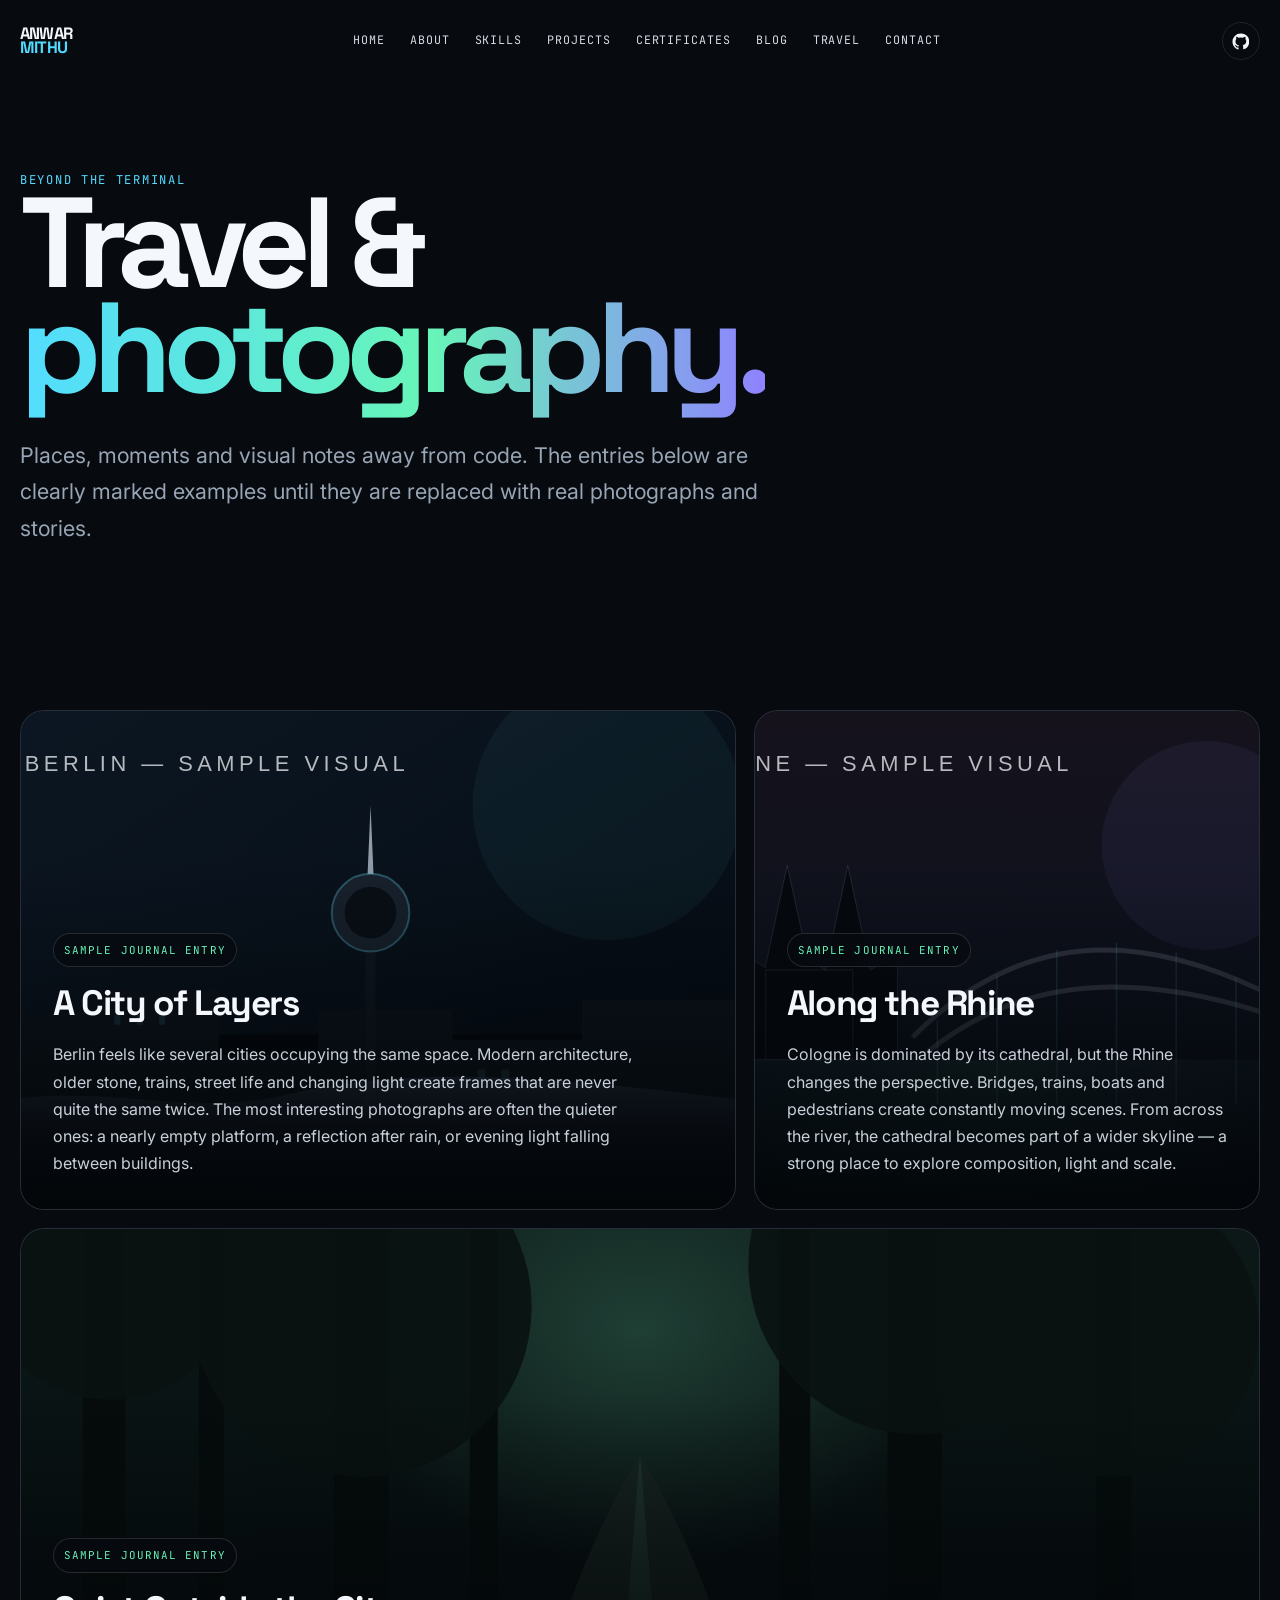
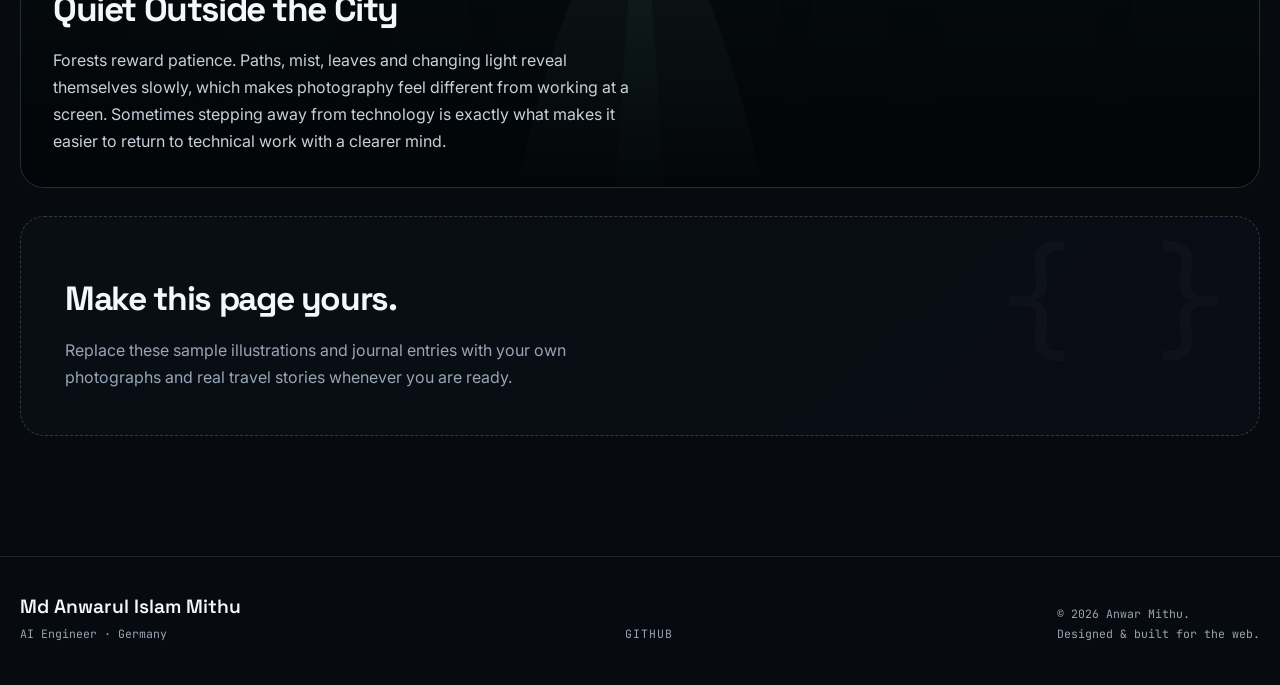
<file: travel/index.html>
<!doctype html>
<html lang="en">
<head>
<meta charset="UTF-8">
<meta name="viewport" content="width=device-width, initial-scale=1">
<title>Travel &amp; Photography — Anwar Mithu</title>
<meta name="description" content="Places, moments and visual notes away from code. Sample journal entries for a future travel and photography portfolio.">
<link rel="canonical" href="https://anwar-mithu.github.io/travel/">
<meta property="og:title" content="Travel &amp; Photography — Anwar Mithu">
<meta property="og:description" content="Places, moments and visual notes away from code. Sample journal entries for a future travel and photography portfolio.">
<meta property="og:type" content="website">
<meta property="og:url" content="https://anwar-mithu.github.io/travel/">
<meta property="og:image" content="https://anwar-mithu.github.io/assets/images/og-image.png">
<meta name="theme-color" content="#070a0f">
<link rel="icon" type="image/svg+xml" href="/assets/images/favicon.svg">
<link rel="preconnect" href="https://fonts.googleapis.com">
<link rel="preconnect" href="https://fonts.gstatic.com" crossorigin>
<link href="https://fonts.googleapis.com/css2?family=Inter:wght@400;500;600&family=JetBrains+Mono:wght@400;500&family=Space+Grotesk:wght@500;600;700&display=swap" rel="stylesheet">
<link rel="stylesheet" href="/assets/css/style.css">

</head>
<body>
<a class="skip-link" href="#main">Skip to content</a>
<div class="cursor-glow" aria-hidden="true"></div>
<header class="site-header" id="site-header">
  <div class="header-progress" aria-hidden="true"></div>
  <div class="container header-inner">
    <a class="brand" href="/" aria-label="Anwar Mithu home"><span>Anwar</span><em>Mithu</em></a>
    <nav class="site-nav" id="site-nav" aria-label="Primary navigation"><a href="/">Home</a><a href="/#about">About</a><a href="/#skills">Skills</a><a href="/projects/">Projects</a><a href="/certificates/">Certificates</a><a href="/blog/">Blog</a><a href="/travel/">Travel</a><a href="/#contact">Contact</a></nav>
    <div class="nav-social"><a class="icon-link" href="https://github.com/anwar-mithu" target="_blank" rel="noopener" aria-label="GitHub"><svg viewBox="0 0 24 24" fill="currentColor" aria-hidden="true"><path d="M12 .7A11.3 11.3 0 0 0 .7 12.3c0 5.1 3.2 9.4 7.7 10.9.6.1.8-.3.8-.6v-2.2c-3.1.7-3.8-1.4-3.8-1.4-.5-1.3-1.3-1.7-1.3-1.7-1-.7.1-.7.1-.7 1.2.1 1.8 1.2 1.8 1.2 1 1.8 2.7 1.3 3.3 1 .1-.8.4-1.3.7-1.6-2.5-.3-5.1-1.3-5.1-5.7 0-1.3.4-2.3 1.2-3.1-.1-.3-.5-1.5.1-3 0 0 1-.3 3.2 1.2a10.6 10.6 0 0 1 5.8 0C17.7 5 18.8 5.3 18.8 5.3c.6 1.5.2 2.7.1 3 .8.8 1.2 1.8 1.2 3.1 0 4.4-2.6 5.4-5.1 5.7.4.4.8 1.1.8 2.1v3.2c0 .4.2.7.8.6a11.6 11.6 0 0 0 7.7-10.9A11.4 11.4 0 0 0 12 .7Z"/></svg></a></div>
    <button class="menu-toggle" aria-expanded="false" aria-controls="site-nav" aria-label="Open menu"><span></span><span></span></button>
  </div>
</header><main id="main"><section class="travel-hero"><div class="container"><div class="section-kicker">Beyond the terminal</div><h1 class="journal-title reveal">Travel &amp;<br><span class="gradient-text">photography.</span></h1><p class="section-lead reveal">Places, moments and visual notes away from code. The entries below are clearly marked examples until they are replaced with real photographs and stories.</p></div></section><section class="archive-content"><div class="container"><div class="travel-grid"><article class="travel-card reveal"><img src="/assets/images/berlin.svg" alt="Illustrative placeholder for Berlin"><div class="travel-card-content"><span class="sample-label">Sample Journal Entry</span><h2>A City of Layers</h2><p>Berlin feels like several cities occupying the same space. Modern architecture, older stone, trains, street life and changing light create frames that are never quite the same twice. The most interesting photographs are often the quieter ones: a nearly empty platform, a reflection after rain, or evening light falling between buildings.</p></div></article><article class="travel-card reveal"><img src="/assets/images/cologne.svg" alt="Illustrative placeholder for Cologne"><div class="travel-card-content"><span class="sample-label">Sample Journal Entry</span><h2>Along the Rhine</h2><p>Cologne is dominated by its cathedral, but the Rhine changes the perspective. Bridges, trains, boats and pedestrians create constantly moving scenes. From across the river, the cathedral becomes part of a wider skyline — a strong place to explore composition, light and scale.</p></div></article><article class="travel-card reveal"><img src="/assets/images/forest.svg" alt="Illustrative placeholder for Teutoburg Forest"><div class="travel-card-content"><span class="sample-label">Sample Journal Entry</span><h2>Quiet Outside the City</h2><p>Forests reward patience. Paths, mist, leaves and changing light reveal themselves slowly, which makes photography feel different from working at a screen. Sometimes stepping away from technology is exactly what makes it easier to return to technical work with a clearer mind.</p></div></article></div><div class="empty-state" style="margin-top:28px;min-height:220px"><h3>Make this page yours.</h3><p>Replace these sample illustrations and journal entries with your own photographs and real travel stories whenever you are ready.</p></div></div></section></main><footer class="site-footer">
  <div class="container footer-inner">
    <div><div class="footer-name">Md Anwarul Islam Mithu</div><div class="footer-meta">AI Engineer · Germany</div></div>
    <div class="footer-links"><a href="https://github.com/anwar-mithu" target="_blank" rel="noopener">GitHub</a></div>
    <div class="footer-meta">© 2026 Anwar Mithu.<br>Designed &amp; built for the web.</div>
  </div>
</footer>
<script src="/assets/js/main.js"></script>
</body></html>
</file>
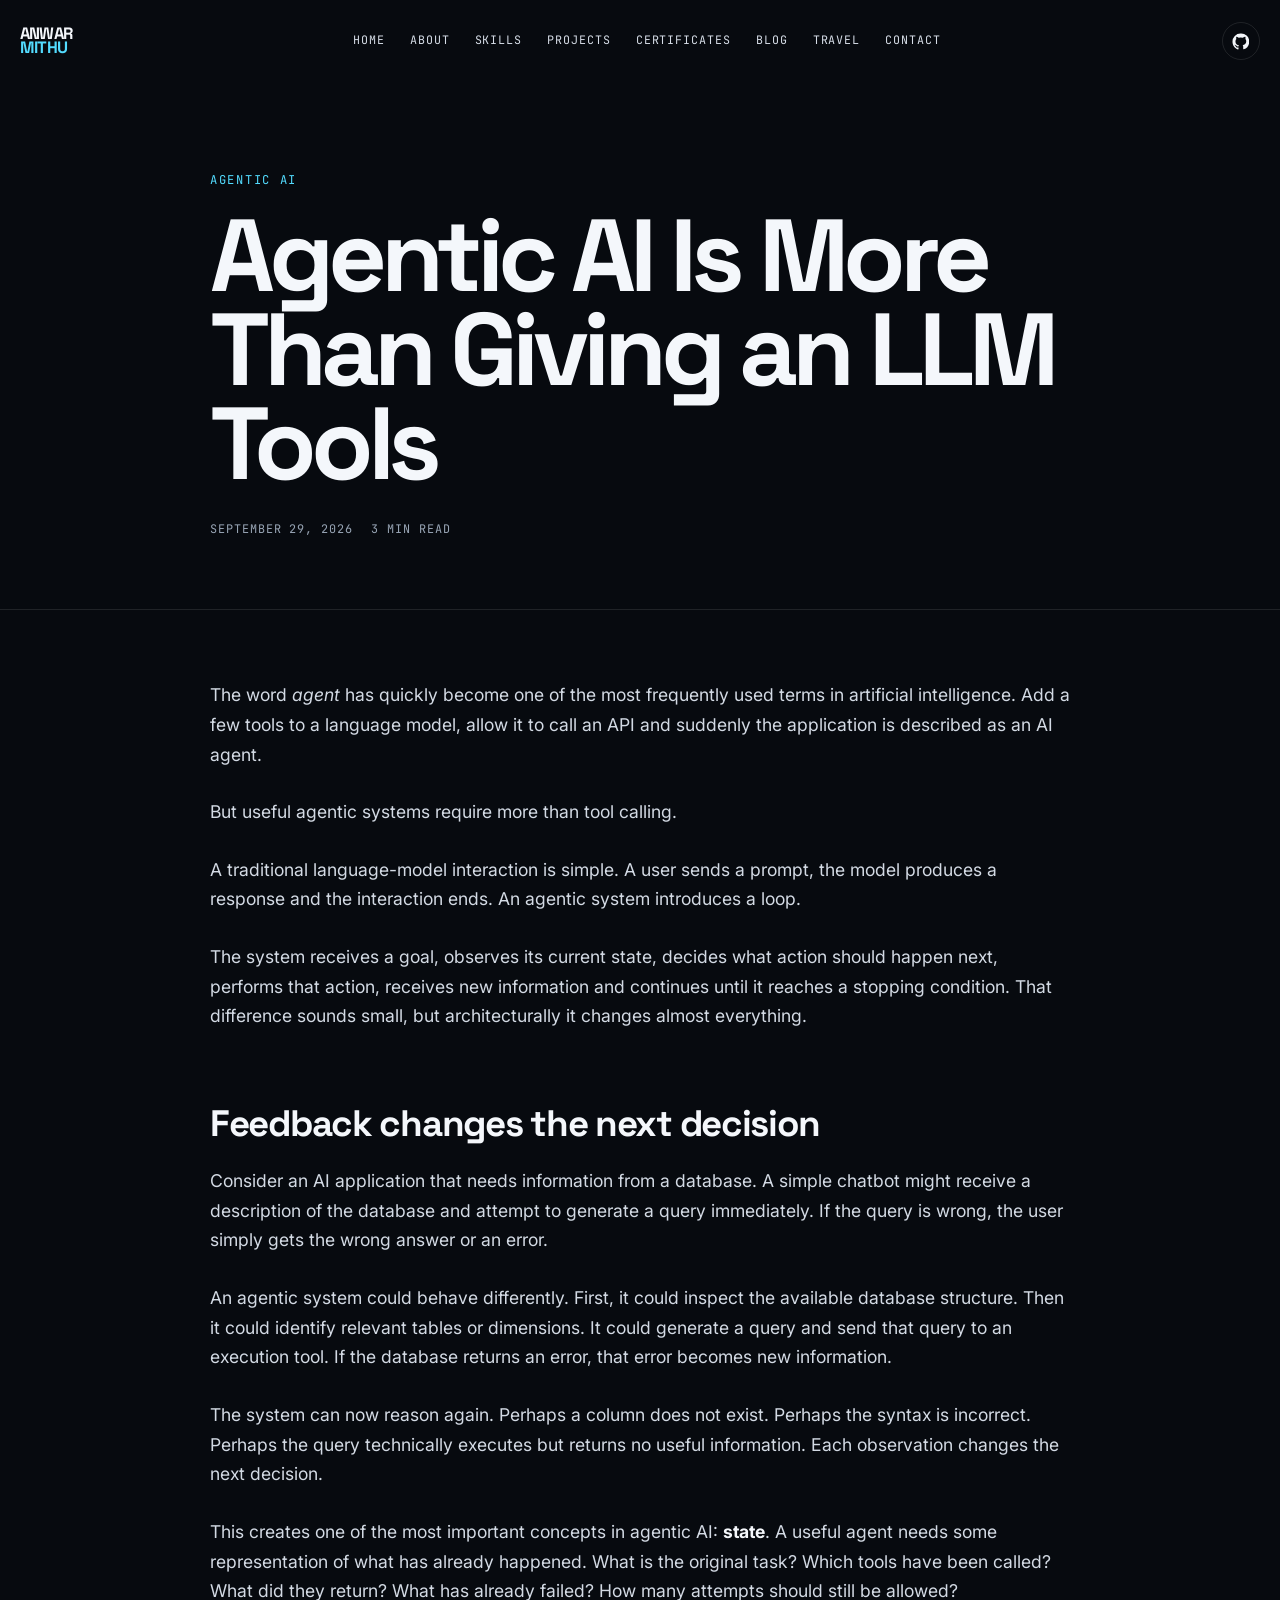
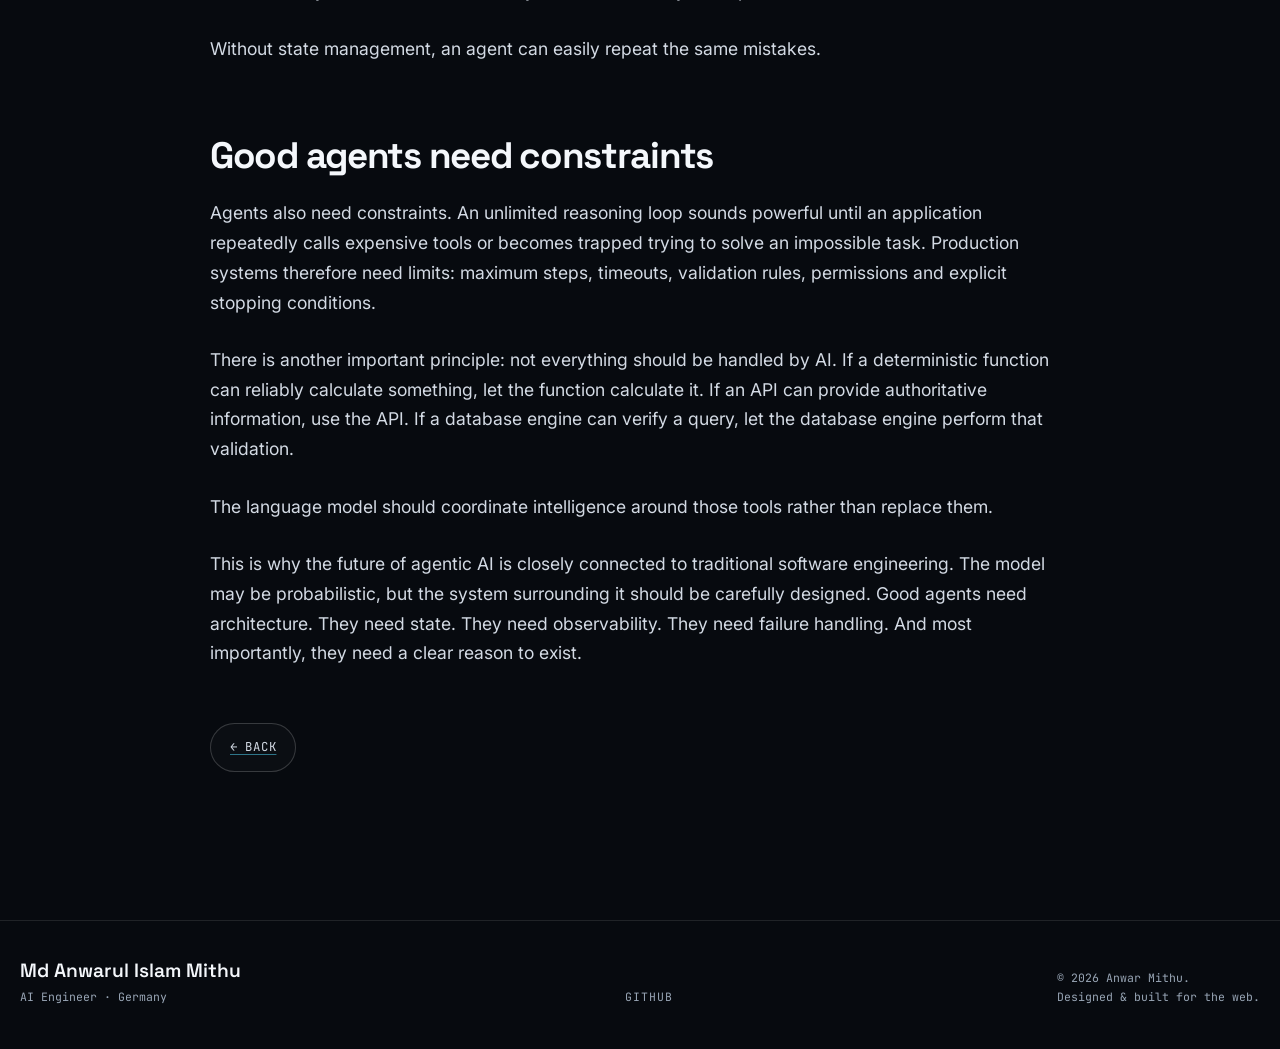
<file: blog/agentic-ai/index.html>
<!doctype html>
<html lang="en">
<head>
<meta charset="UTF-8">
<meta name="viewport" content="width=device-width, initial-scale=1">
<title>Agentic AI Is More Than Giving an LLM Tools — Anwar Mithu</title>
<meta name="description" content="Useful agents need state, constraints, feedback loops and deterministic tools—not just a function-calling demo.">
<link rel="canonical" href="https://anwar-mithu.github.io/blog/agentic-ai/">
<meta property="og:title" content="Agentic AI Is More Than Giving an LLM Tools — Anwar Mithu">
<meta property="og:description" content="Useful agents need state, constraints, feedback loops and deterministic tools—not just a function-calling demo.">
<meta property="og:type" content="article">
<meta property="og:url" content="https://anwar-mithu.github.io/blog/agentic-ai/">
<meta property="og:image" content="https://anwar-mithu.github.io/assets/images/og-image.png">
<meta name="theme-color" content="#070a0f">
<link rel="icon" type="image/svg+xml" href="/assets/images/favicon.svg">
<link rel="preconnect" href="https://fonts.googleapis.com">
<link rel="preconnect" href="https://fonts.gstatic.com" crossorigin>
<link href="https://fonts.googleapis.com/css2?family=Inter:wght@400;500;600&family=JetBrains+Mono:wght@400;500&family=Space+Grotesk:wght@500;600;700&display=swap" rel="stylesheet">
<link rel="stylesheet" href="/assets/css/style.css">

</head>
<body>
<a class="skip-link" href="#main">Skip to content</a>
<div class="cursor-glow" aria-hidden="true"></div>
<header class="site-header" id="site-header">
  <div class="header-progress" aria-hidden="true"></div>
  <div class="container header-inner">
    <a class="brand" href="/" aria-label="Anwar Mithu home"><span>Anwar</span><em>Mithu</em></a>
    <nav class="site-nav" id="site-nav" aria-label="Primary navigation"><a href="/">Home</a><a href="/#about">About</a><a href="/#skills">Skills</a><a href="/projects/">Projects</a><a href="/certificates/">Certificates</a><a href="/blog/">Blog</a><a href="/travel/">Travel</a><a href="/#contact">Contact</a></nav>
    <div class="nav-social"><a class="icon-link" href="https://github.com/anwar-mithu" target="_blank" rel="noopener" aria-label="GitHub"><svg viewBox="0 0 24 24" fill="currentColor" aria-hidden="true"><path d="M12 .7A11.3 11.3 0 0 0 .7 12.3c0 5.1 3.2 9.4 7.7 10.9.6.1.8-.3.8-.6v-2.2c-3.1.7-3.8-1.4-3.8-1.4-.5-1.3-1.3-1.7-1.3-1.7-1-.7.1-.7.1-.7 1.2.1 1.8 1.2 1.8 1.2 1 1.8 2.7 1.3 3.3 1 .1-.8.4-1.3.7-1.6-2.5-.3-5.1-1.3-5.1-5.7 0-1.3.4-2.3 1.2-3.1-.1-.3-.5-1.5.1-3 0 0 1-.3 3.2 1.2a10.6 10.6 0 0 1 5.8 0C17.7 5 18.8 5.3 18.8 5.3c.6 1.5.2 2.7.1 3 .8.8 1.2 1.8 1.2 3.1 0 4.4-2.6 5.4-5.1 5.7.4.4.8 1.1.8 2.1v3.2c0 .4.2.7.8.6a11.6 11.6 0 0 0 7.7-10.9A11.4 11.4 0 0 0 12 .7Z"/></svg></a></div>
    <button class="menu-toggle" aria-expanded="false" aria-controls="site-nav" aria-label="Open menu"><span></span><span></span></button>
  </div>
</header><main id="main"><section class="article-hero"><div class="narrow"><div class="eyebrow">Agentic AI</div><h1 class="reveal">Agentic AI Is More Than Giving an LLM Tools</h1><div class="article-meta"><span>September 29, 2026</span><span>3 min read</span></div></div></section><article class="article-content"><div class="narrow"><p>The word <em>agent</em> has quickly become one of the most frequently used terms in artificial intelligence. Add a few tools to a language model, allow it to call an API and suddenly the application is described as an AI agent.</p>
<p>But useful agentic systems require more than tool calling.</p>
<p>A traditional language-model interaction is simple. A user sends a prompt, the model produces a response and the interaction ends. An agentic system introduces a loop.</p>
<p>The system receives a goal, observes its current state, decides what action should happen next, performs that action, receives new information and continues until it reaches a stopping condition. That difference sounds small, but architecturally it changes almost everything.</p>
<h2>Feedback changes the next decision</h2>
<p>Consider an AI application that needs information from a database. A simple chatbot might receive a description of the database and attempt to generate a query immediately. If the query is wrong, the user simply gets the wrong answer or an error.</p>
<p>An agentic system could behave differently. First, it could inspect the available database structure. Then it could identify relevant tables or dimensions. It could generate a query and send that query to an execution tool. If the database returns an error, that error becomes new information.</p>
<p>The system can now reason again. Perhaps a column does not exist. Perhaps the syntax is incorrect. Perhaps the query technically executes but returns no useful information. Each observation changes the next decision.</p>
<p>This creates one of the most important concepts in agentic AI: <strong>state</strong>. A useful agent needs some representation of what has already happened. What is the original task? Which tools have been called? What did they return? What has already failed? How many attempts should still be allowed?</p>
<p>Without state management, an agent can easily repeat the same mistakes.</p>
<h2>Good agents need constraints</h2>
<p>Agents also need constraints. An unlimited reasoning loop sounds powerful until an application repeatedly calls expensive tools or becomes trapped trying to solve an impossible task. Production systems therefore need limits: maximum steps, timeouts, validation rules, permissions and explicit stopping conditions.</p>
<p>There is another important principle: not everything should be handled by AI. If a deterministic function can reliably calculate something, let the function calculate it. If an API can provide authoritative information, use the API. If a database engine can verify a query, let the database engine perform that validation.</p>
<p>The language model should coordinate intelligence around those tools rather than replace them.</p>
<p>This is why the future of agentic AI is closely connected to traditional software engineering. The model may be probabilistic, but the system surrounding it should be carefully designed. Good agents need architecture. They need state. They need observability. They need failure handling. And most importantly, they need a clear reason to exist.</p><p style="margin-top:55px"><a class="button" href="/blog/">← Back</a></p></div></article></main><footer class="site-footer">
  <div class="container footer-inner">
    <div><div class="footer-name">Md Anwarul Islam Mithu</div><div class="footer-meta">AI Engineer · Germany</div></div>
    <div class="footer-links"><a href="https://github.com/anwar-mithu" target="_blank" rel="noopener">GitHub</a></div>
    <div class="footer-meta">© 2026 Anwar Mithu.<br>Designed &amp; built for the web.</div>
  </div>
</footer>
<script src="/assets/js/main.js"></script>
</body></html>
</file>
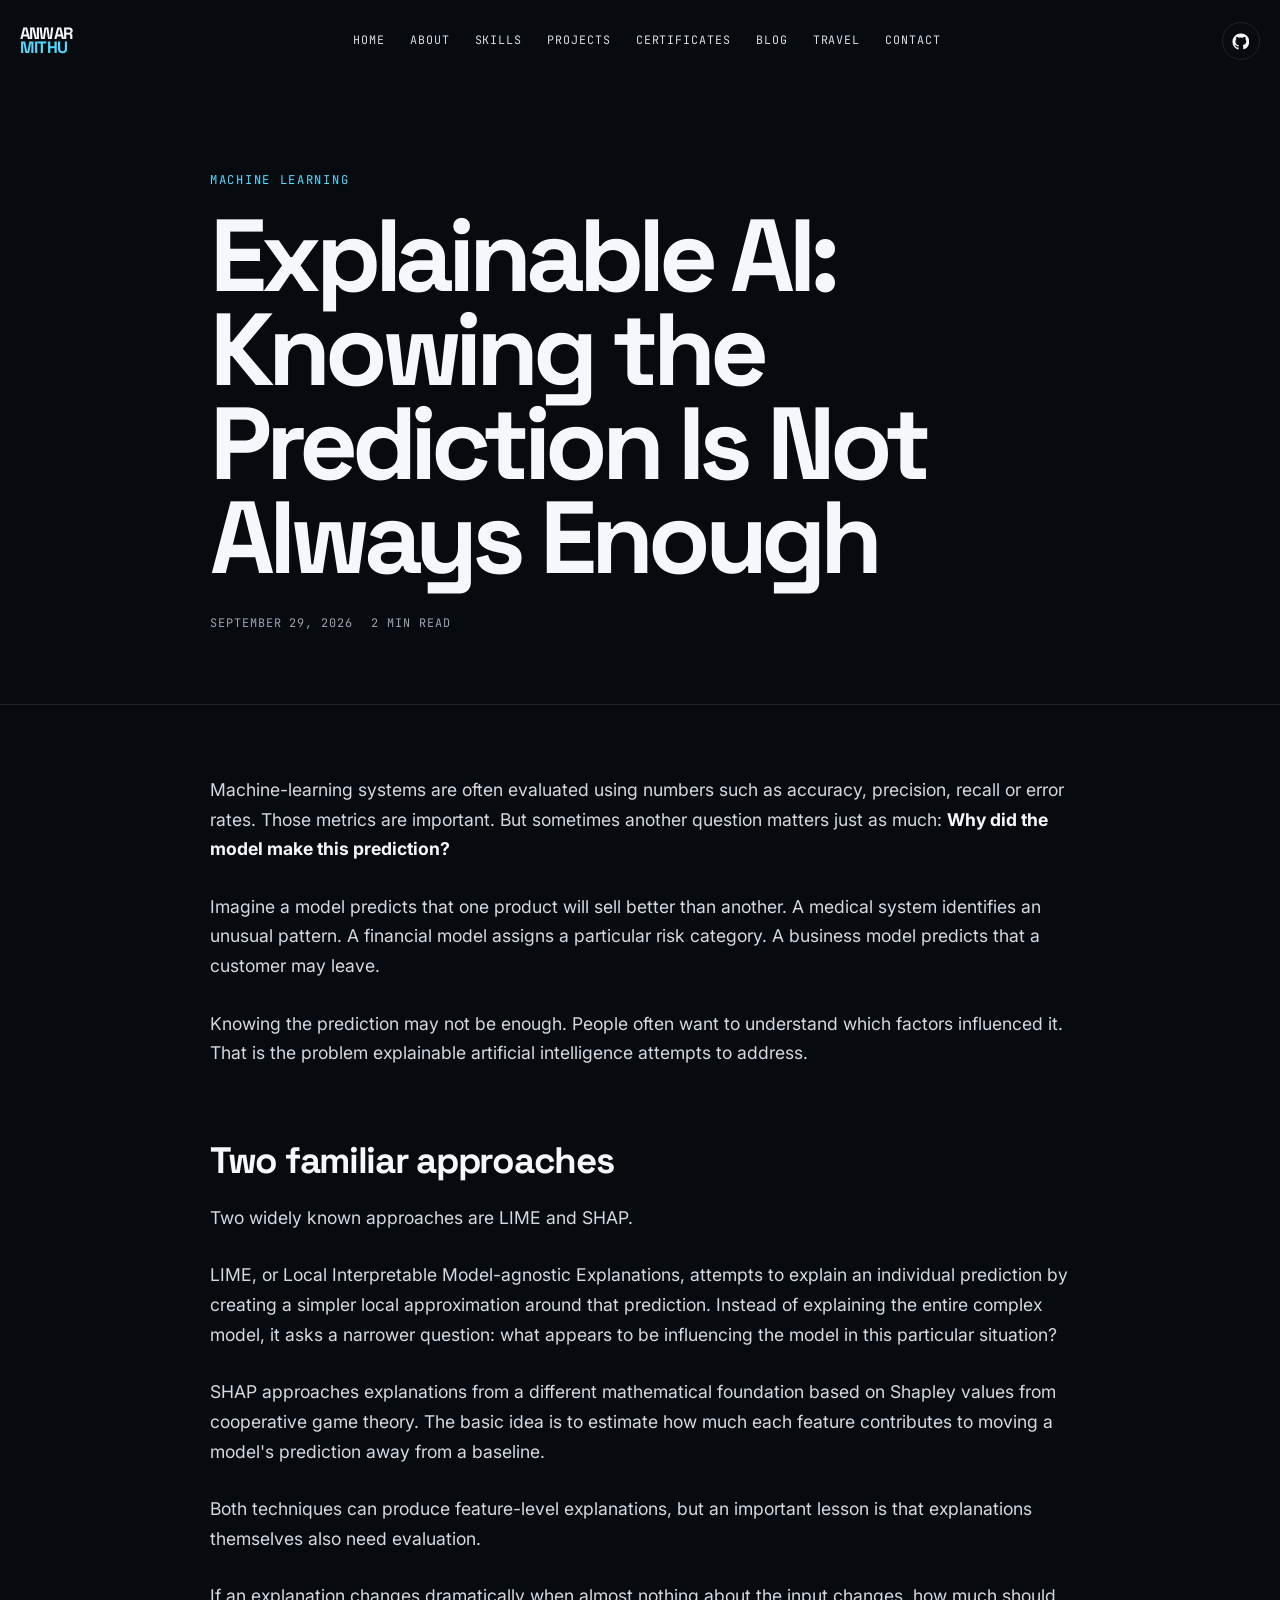
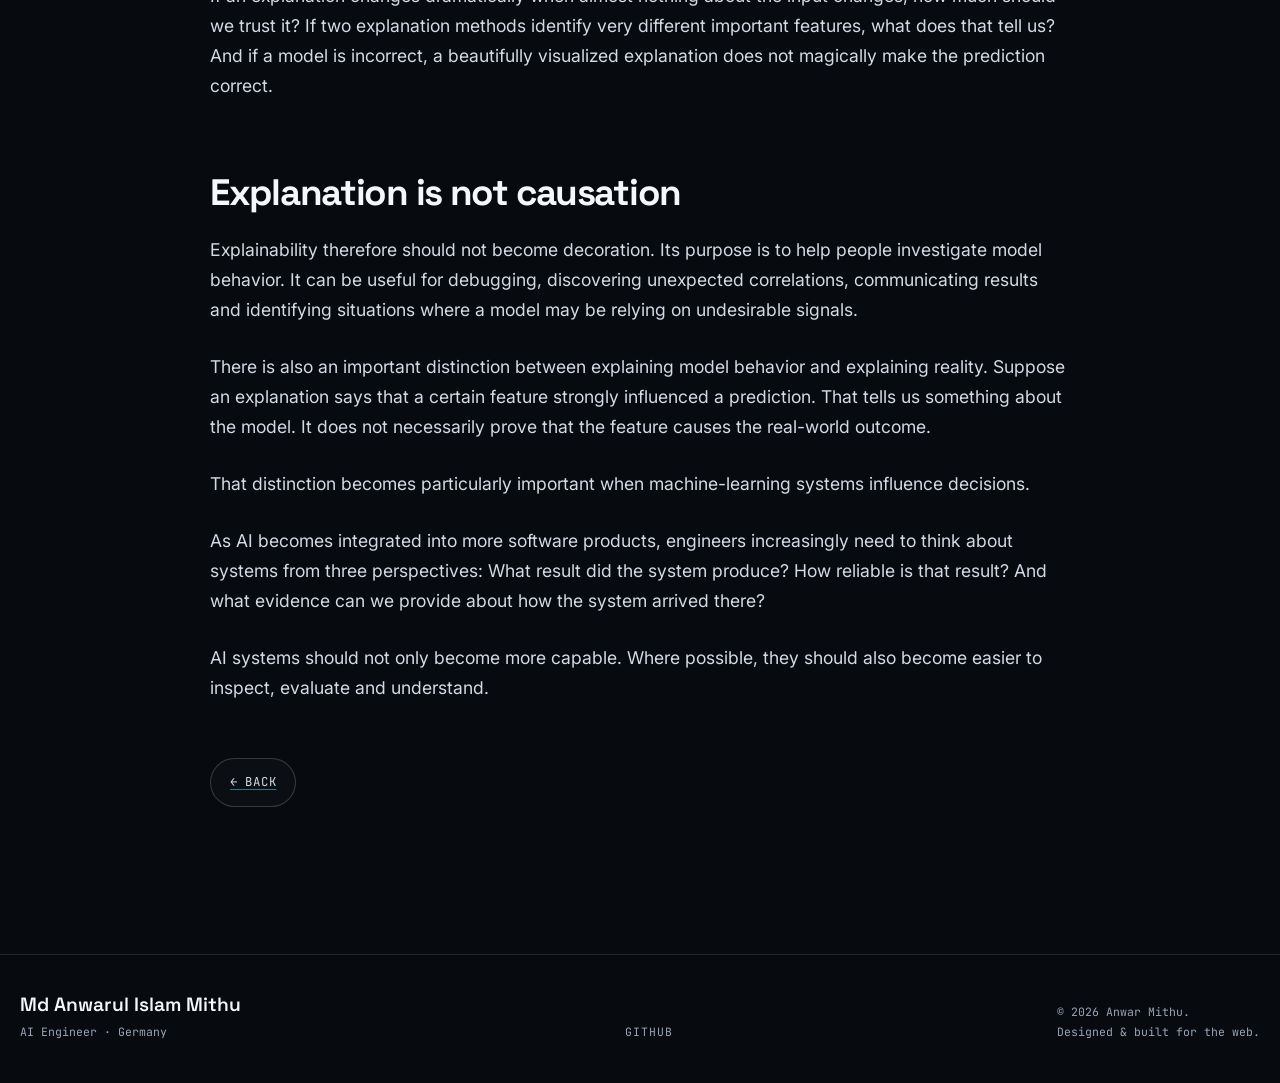
<file: blog/explainable-ai/index.html>
<!doctype html>
<html lang="en">
<head>
<meta charset="UTF-8">
<meta name="viewport" content="width=device-width, initial-scale=1">
<title>Explainable AI: Knowing the Prediction Is Not Always Enough — Anwar Mithu</title>
<meta name="description" content="LIME and SHAP can help inspect model behavior, but explanations must be treated as evidence about the model—not automatic proof about the real world.">
<link rel="canonical" href="https://anwar-mithu.github.io/blog/explainable-ai/">
<meta property="og:title" content="Explainable AI: Knowing the Prediction Is Not Always Enough — Anwar Mithu">
<meta property="og:description" content="LIME and SHAP can help inspect model behavior, but explanations must be treated as evidence about the model—not automatic proof about the real world.">
<meta property="og:type" content="article">
<meta property="og:url" content="https://anwar-mithu.github.io/blog/explainable-ai/">
<meta property="og:image" content="https://anwar-mithu.github.io/assets/images/og-image.png">
<meta name="theme-color" content="#070a0f">
<link rel="icon" type="image/svg+xml" href="/assets/images/favicon.svg">
<link rel="preconnect" href="https://fonts.googleapis.com">
<link rel="preconnect" href="https://fonts.gstatic.com" crossorigin>
<link href="https://fonts.googleapis.com/css2?family=Inter:wght@400;500;600&family=JetBrains+Mono:wght@400;500&family=Space+Grotesk:wght@500;600;700&display=swap" rel="stylesheet">
<link rel="stylesheet" href="/assets/css/style.css">

</head>
<body>
<a class="skip-link" href="#main">Skip to content</a>
<div class="cursor-glow" aria-hidden="true"></div>
<header class="site-header" id="site-header">
  <div class="header-progress" aria-hidden="true"></div>
  <div class="container header-inner">
    <a class="brand" href="/" aria-label="Anwar Mithu home"><span>Anwar</span><em>Mithu</em></a>
    <nav class="site-nav" id="site-nav" aria-label="Primary navigation"><a href="/">Home</a><a href="/#about">About</a><a href="/#skills">Skills</a><a href="/projects/">Projects</a><a href="/certificates/">Certificates</a><a href="/blog/">Blog</a><a href="/travel/">Travel</a><a href="/#contact">Contact</a></nav>
    <div class="nav-social"><a class="icon-link" href="https://github.com/anwar-mithu" target="_blank" rel="noopener" aria-label="GitHub"><svg viewBox="0 0 24 24" fill="currentColor" aria-hidden="true"><path d="M12 .7A11.3 11.3 0 0 0 .7 12.3c0 5.1 3.2 9.4 7.7 10.9.6.1.8-.3.8-.6v-2.2c-3.1.7-3.8-1.4-3.8-1.4-.5-1.3-1.3-1.7-1.3-1.7-1-.7.1-.7.1-.7 1.2.1 1.8 1.2 1.8 1.2 1 1.8 2.7 1.3 3.3 1 .1-.8.4-1.3.7-1.6-2.5-.3-5.1-1.3-5.1-5.7 0-1.3.4-2.3 1.2-3.1-.1-.3-.5-1.5.1-3 0 0 1-.3 3.2 1.2a10.6 10.6 0 0 1 5.8 0C17.7 5 18.8 5.3 18.8 5.3c.6 1.5.2 2.7.1 3 .8.8 1.2 1.8 1.2 3.1 0 4.4-2.6 5.4-5.1 5.7.4.4.8 1.1.8 2.1v3.2c0 .4.2.7.8.6a11.6 11.6 0 0 0 7.7-10.9A11.4 11.4 0 0 0 12 .7Z"/></svg></a></div>
    <button class="menu-toggle" aria-expanded="false" aria-controls="site-nav" aria-label="Open menu"><span></span><span></span></button>
  </div>
</header><main id="main"><section class="article-hero"><div class="narrow"><div class="eyebrow">Machine Learning</div><h1 class="reveal">Explainable AI: Knowing the Prediction Is Not Always Enough</h1><div class="article-meta"><span>September 29, 2026</span><span>2 min read</span></div></div></section><article class="article-content"><div class="narrow"><p>Machine-learning systems are often evaluated using numbers such as accuracy, precision, recall or error rates. Those metrics are important. But sometimes another question matters just as much: <strong>Why did the model make this prediction?</strong></p>
<p>Imagine a model predicts that one product will sell better than another. A medical system identifies an unusual pattern. A financial model assigns a particular risk category. A business model predicts that a customer may leave.</p>
<p>Knowing the prediction may not be enough. People often want to understand which factors influenced it. That is the problem explainable artificial intelligence attempts to address.</p>
<h2>Two familiar approaches</h2>
<p>Two widely known approaches are LIME and SHAP.</p>
<p>LIME, or Local Interpretable Model-agnostic Explanations, attempts to explain an individual prediction by creating a simpler local approximation around that prediction. Instead of explaining the entire complex model, it asks a narrower question: what appears to be influencing the model in this particular situation?</p>
<p>SHAP approaches explanations from a different mathematical foundation based on Shapley values from cooperative game theory. The basic idea is to estimate how much each feature contributes to moving a model's prediction away from a baseline.</p>
<p>Both techniques can produce feature-level explanations, but an important lesson is that explanations themselves also need evaluation.</p>
<p>If an explanation changes dramatically when almost nothing about the input changes, how much should we trust it? If two explanation methods identify very different important features, what does that tell us? And if a model is incorrect, a beautifully visualized explanation does not magically make the prediction correct.</p>
<h2>Explanation is not causation</h2>
<p>Explainability therefore should not become decoration. Its purpose is to help people investigate model behavior. It can be useful for debugging, discovering unexpected correlations, communicating results and identifying situations where a model may be relying on undesirable signals.</p>
<p>There is also an important distinction between explaining model behavior and explaining reality. Suppose an explanation says that a certain feature strongly influenced a prediction. That tells us something about the model. It does not necessarily prove that the feature causes the real-world outcome.</p>
<p>That distinction becomes particularly important when machine-learning systems influence decisions.</p>
<p>As AI becomes integrated into more software products, engineers increasingly need to think about systems from three perspectives: What result did the system produce? How reliable is that result? And what evidence can we provide about how the system arrived there?</p>
<p>AI systems should not only become more capable. Where possible, they should also become easier to inspect, evaluate and understand.</p><p style="margin-top:55px"><a class="button" href="/blog/">← Back</a></p></div></article></main><footer class="site-footer">
  <div class="container footer-inner">
    <div><div class="footer-name">Md Anwarul Islam Mithu</div><div class="footer-meta">AI Engineer · Germany</div></div>
    <div class="footer-links"><a href="https://github.com/anwar-mithu" target="_blank" rel="noopener">GitHub</a></div>
    <div class="footer-meta">© 2026 Anwar Mithu.<br>Designed &amp; built for the web.</div>
  </div>
</footer>
<script src="/assets/js/main.js"></script>
</body></html>
</file>
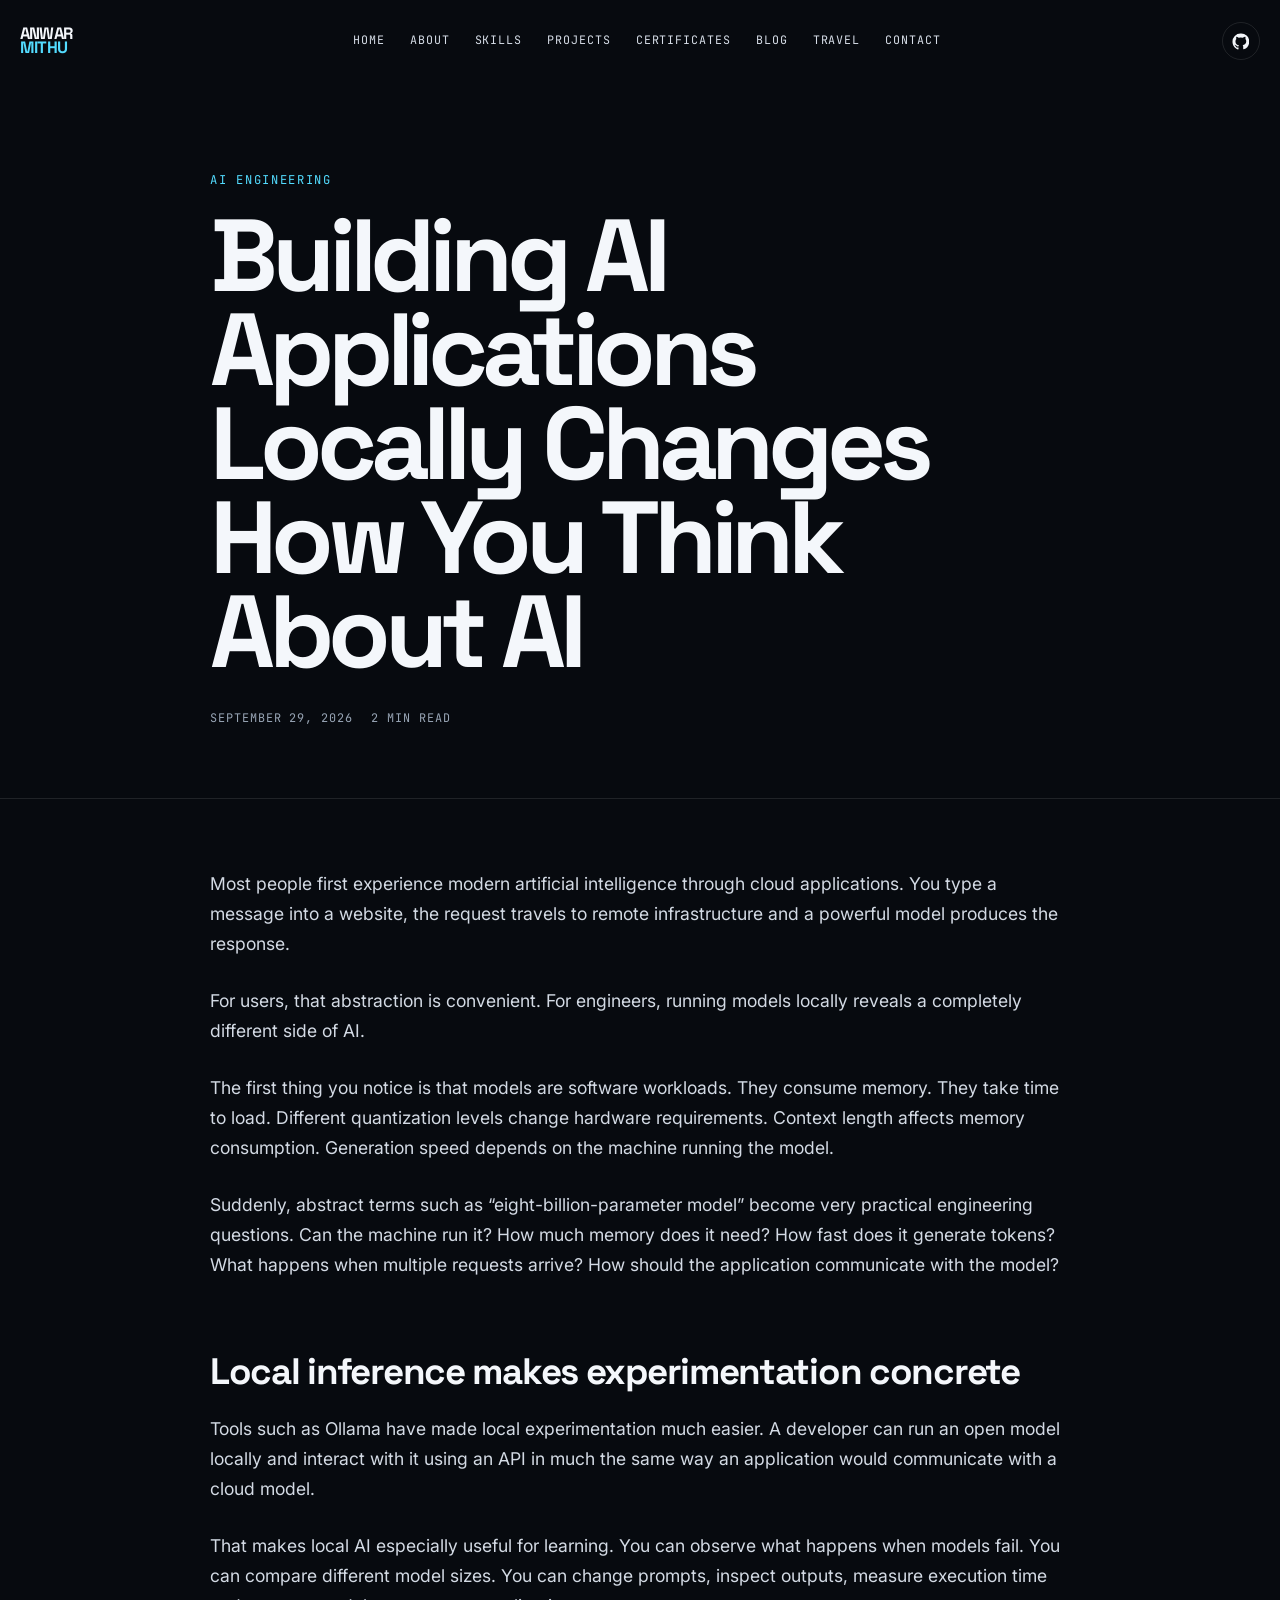
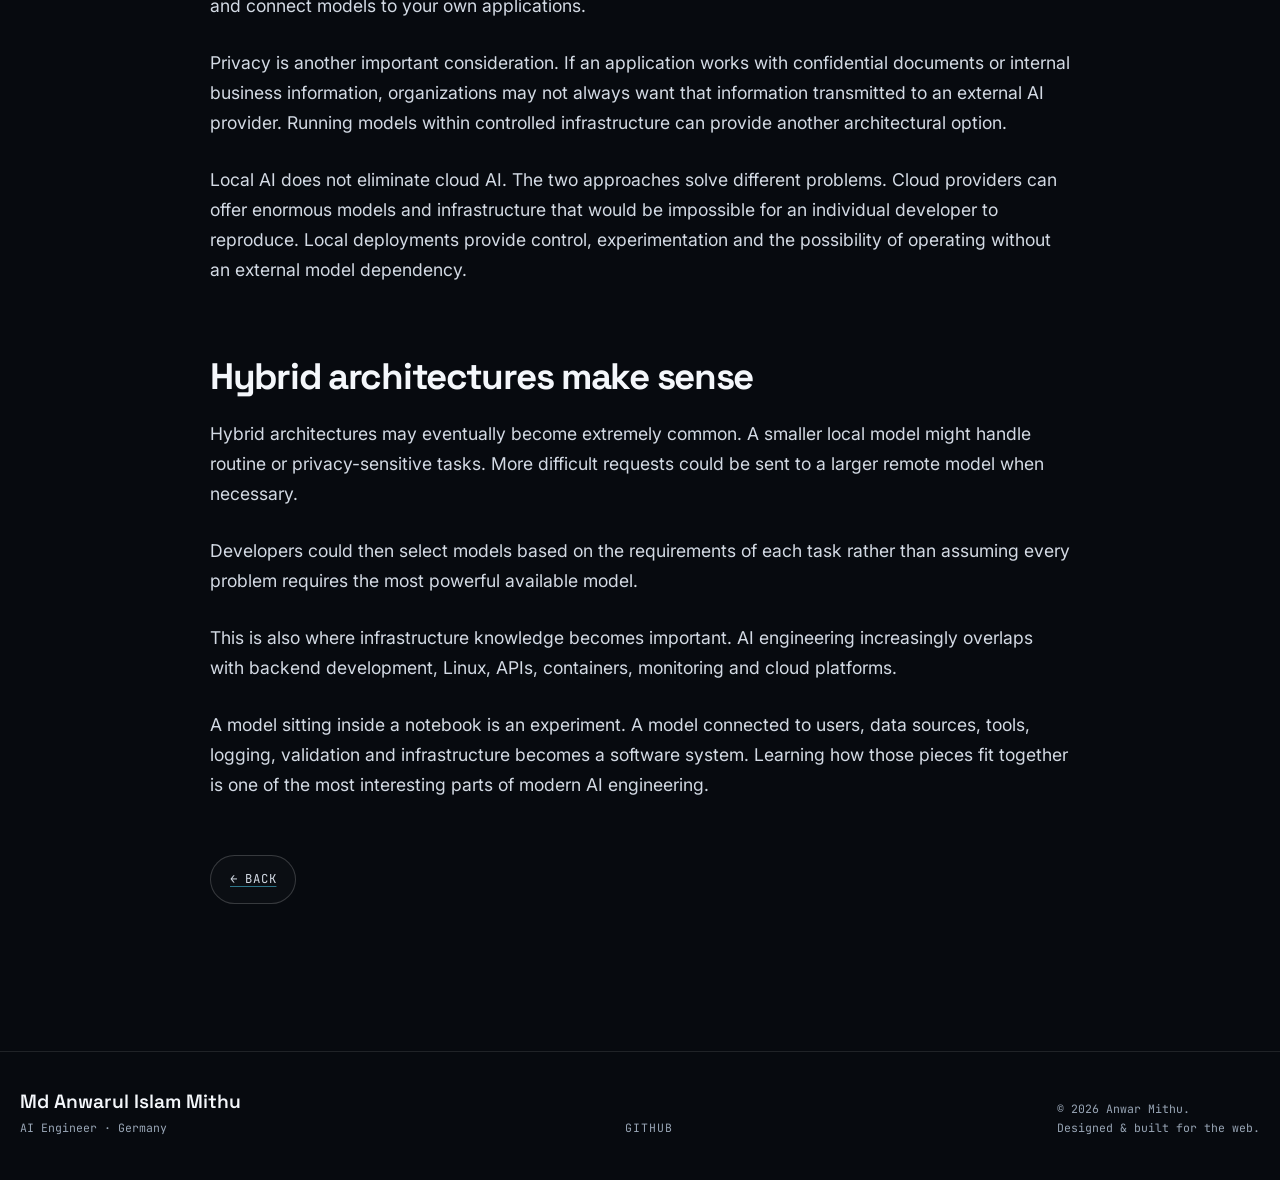
<file: blog/local-ai/index.html>
<!doctype html>
<html lang="en">
<head>
<meta charset="UTF-8">
<meta name="viewport" content="width=device-width, initial-scale=1">
<title>Building AI Applications Locally Changes How You Think About AI — Anwar Mithu</title>
<meta name="description" content="Running models locally turns abstract AI ideas into concrete engineering questions about memory, latency, APIs, privacy and deployment.">
<link rel="canonical" href="https://anwar-mithu.github.io/blog/local-ai/">
<meta property="og:title" content="Building AI Applications Locally Changes How You Think About AI — Anwar Mithu">
<meta property="og:description" content="Running models locally turns abstract AI ideas into concrete engineering questions about memory, latency, APIs, privacy and deployment.">
<meta property="og:type" content="article">
<meta property="og:url" content="https://anwar-mithu.github.io/blog/local-ai/">
<meta property="og:image" content="https://anwar-mithu.github.io/assets/images/og-image.png">
<meta name="theme-color" content="#070a0f">
<link rel="icon" type="image/svg+xml" href="/assets/images/favicon.svg">
<link rel="preconnect" href="https://fonts.googleapis.com">
<link rel="preconnect" href="https://fonts.gstatic.com" crossorigin>
<link href="https://fonts.googleapis.com/css2?family=Inter:wght@400;500;600&family=JetBrains+Mono:wght@400;500&family=Space+Grotesk:wght@500;600;700&display=swap" rel="stylesheet">
<link rel="stylesheet" href="/assets/css/style.css">

</head>
<body>
<a class="skip-link" href="#main">Skip to content</a>
<div class="cursor-glow" aria-hidden="true"></div>
<header class="site-header" id="site-header">
  <div class="header-progress" aria-hidden="true"></div>
  <div class="container header-inner">
    <a class="brand" href="/" aria-label="Anwar Mithu home"><span>Anwar</span><em>Mithu</em></a>
    <nav class="site-nav" id="site-nav" aria-label="Primary navigation"><a href="/">Home</a><a href="/#about">About</a><a href="/#skills">Skills</a><a href="/projects/">Projects</a><a href="/certificates/">Certificates</a><a href="/blog/">Blog</a><a href="/travel/">Travel</a><a href="/#contact">Contact</a></nav>
    <div class="nav-social"><a class="icon-link" href="https://github.com/anwar-mithu" target="_blank" rel="noopener" aria-label="GitHub"><svg viewBox="0 0 24 24" fill="currentColor" aria-hidden="true"><path d="M12 .7A11.3 11.3 0 0 0 .7 12.3c0 5.1 3.2 9.4 7.7 10.9.6.1.8-.3.8-.6v-2.2c-3.1.7-3.8-1.4-3.8-1.4-.5-1.3-1.3-1.7-1.3-1.7-1-.7.1-.7.1-.7 1.2.1 1.8 1.2 1.8 1.2 1 1.8 2.7 1.3 3.3 1 .1-.8.4-1.3.7-1.6-2.5-.3-5.1-1.3-5.1-5.7 0-1.3.4-2.3 1.2-3.1-.1-.3-.5-1.5.1-3 0 0 1-.3 3.2 1.2a10.6 10.6 0 0 1 5.8 0C17.7 5 18.8 5.3 18.8 5.3c.6 1.5.2 2.7.1 3 .8.8 1.2 1.8 1.2 3.1 0 4.4-2.6 5.4-5.1 5.7.4.4.8 1.1.8 2.1v3.2c0 .4.2.7.8.6a11.6 11.6 0 0 0 7.7-10.9A11.4 11.4 0 0 0 12 .7Z"/></svg></a></div>
    <button class="menu-toggle" aria-expanded="false" aria-controls="site-nav" aria-label="Open menu"><span></span><span></span></button>
  </div>
</header><main id="main"><section class="article-hero"><div class="narrow"><div class="eyebrow">AI Engineering</div><h1 class="reveal">Building AI Applications Locally Changes How You Think About AI</h1><div class="article-meta"><span>September 29, 2026</span><span>2 min read</span></div></div></section><article class="article-content"><div class="narrow"><p>Most people first experience modern artificial intelligence through cloud applications. You type a message into a website, the request travels to remote infrastructure and a powerful model produces the response.</p>
<p>For users, that abstraction is convenient. For engineers, running models locally reveals a completely different side of AI.</p>
<p>The first thing you notice is that models are software workloads. They consume memory. They take time to load. Different quantization levels change hardware requirements. Context length affects memory consumption. Generation speed depends on the machine running the model.</p>
<p>Suddenly, abstract terms such as “eight-billion-parameter model” become very practical engineering questions. Can the machine run it? How much memory does it need? How fast does it generate tokens? What happens when multiple requests arrive? How should the application communicate with the model?</p>
<h2>Local inference makes experimentation concrete</h2>
<p>Tools such as Ollama have made local experimentation much easier. A developer can run an open model locally and interact with it using an API in much the same way an application would communicate with a cloud model.</p>
<p>That makes local AI especially useful for learning. You can observe what happens when models fail. You can compare different model sizes. You can change prompts, inspect outputs, measure execution time and connect models to your own applications.</p>
<p>Privacy is another important consideration. If an application works with confidential documents or internal business information, organizations may not always want that information transmitted to an external AI provider. Running models within controlled infrastructure can provide another architectural option.</p>
<p>Local AI does not eliminate cloud AI. The two approaches solve different problems. Cloud providers can offer enormous models and infrastructure that would be impossible for an individual developer to reproduce. Local deployments provide control, experimentation and the possibility of operating without an external model dependency.</p>
<h2>Hybrid architectures make sense</h2>
<p>Hybrid architectures may eventually become extremely common. A smaller local model might handle routine or privacy-sensitive tasks. More difficult requests could be sent to a larger remote model when necessary.</p>
<p>Developers could then select models based on the requirements of each task rather than assuming every problem requires the most powerful available model.</p>
<p>This is also where infrastructure knowledge becomes important. AI engineering increasingly overlaps with backend development, Linux, APIs, containers, monitoring and cloud platforms.</p>
<p>A model sitting inside a notebook is an experiment. A model connected to users, data sources, tools, logging, validation and infrastructure becomes a software system. Learning how those pieces fit together is one of the most interesting parts of modern AI engineering.</p><p style="margin-top:55px"><a class="button" href="/blog/">← Back</a></p></div></article></main><footer class="site-footer">
  <div class="container footer-inner">
    <div><div class="footer-name">Md Anwarul Islam Mithu</div><div class="footer-meta">AI Engineer · Germany</div></div>
    <div class="footer-links"><a href="https://github.com/anwar-mithu" target="_blank" rel="noopener">GitHub</a></div>
    <div class="footer-meta">© 2026 Anwar Mithu.<br>Designed &amp; built for the web.</div>
  </div>
</footer>
<script src="/assets/js/main.js"></script>
</body></html>
</file>
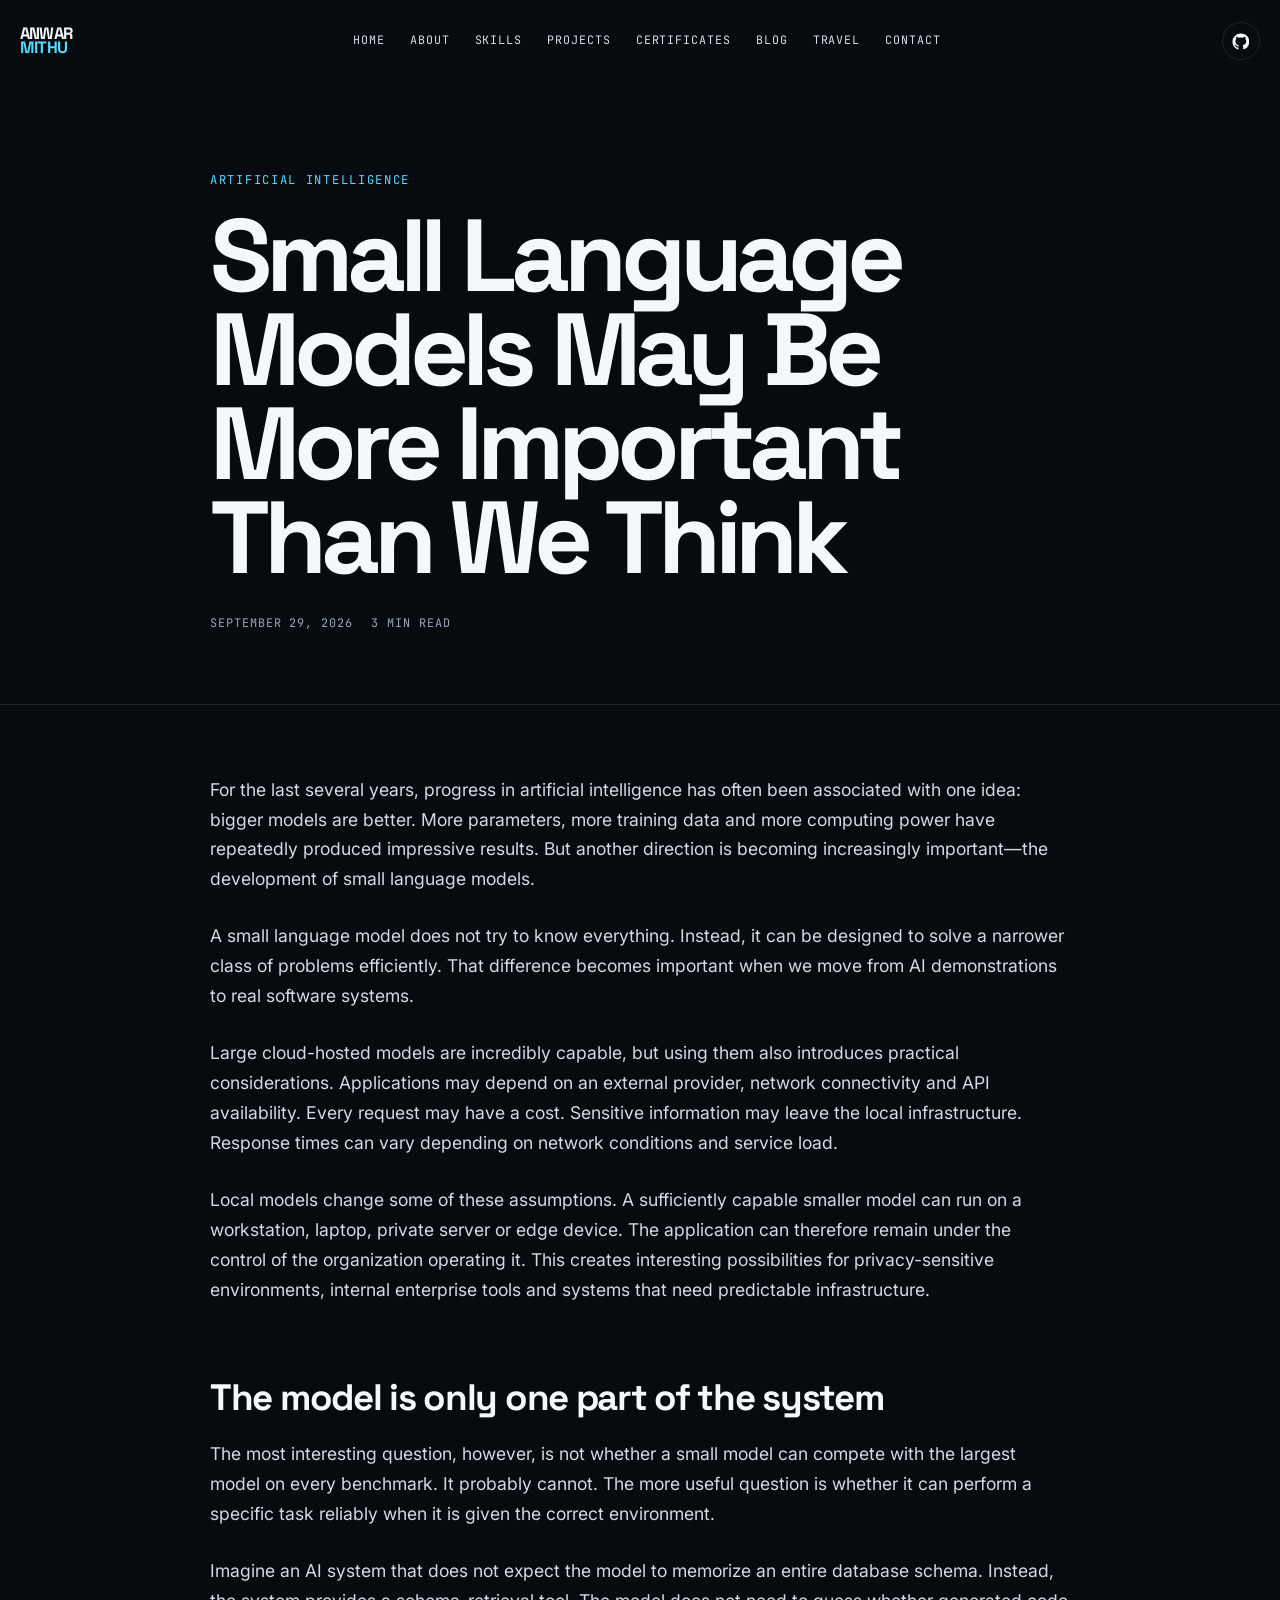
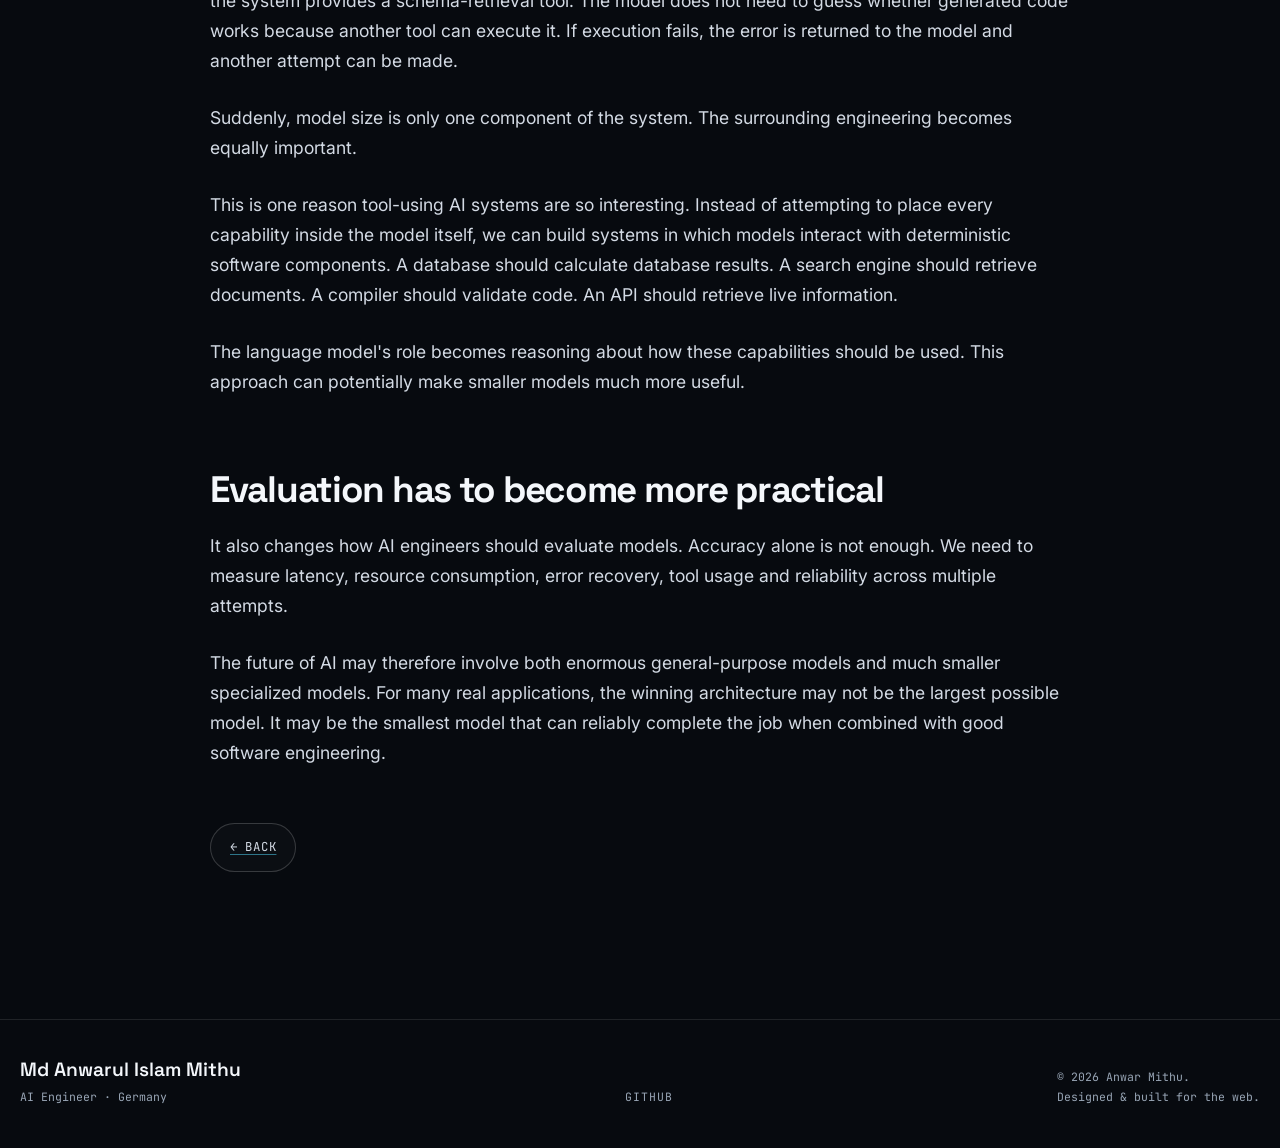
<file: blog/small-language-models/index.html>
<!doctype html>
<html lang="en">
<head>
<meta charset="UTF-8">
<meta name="viewport" content="width=device-width, initial-scale=1">
<title>Small Language Models May Be More Important Than We Think — Anwar Mithu</title>
<meta name="description" content="Why smaller, locally deployable language models become much more capable when good system design gives them tools, feedback and clear constraints.">
<link rel="canonical" href="https://anwar-mithu.github.io/blog/small-language-models/">
<meta property="og:title" content="Small Language Models May Be More Important Than We Think — Anwar Mithu">
<meta property="og:description" content="Why smaller, locally deployable language models become much more capable when good system design gives them tools, feedback and clear constraints.">
<meta property="og:type" content="article">
<meta property="og:url" content="https://anwar-mithu.github.io/blog/small-language-models/">
<meta property="og:image" content="https://anwar-mithu.github.io/assets/images/og-image.png">
<meta name="theme-color" content="#070a0f">
<link rel="icon" type="image/svg+xml" href="/assets/images/favicon.svg">
<link rel="preconnect" href="https://fonts.googleapis.com">
<link rel="preconnect" href="https://fonts.gstatic.com" crossorigin>
<link href="https://fonts.googleapis.com/css2?family=Inter:wght@400;500;600&family=JetBrains+Mono:wght@400;500&family=Space+Grotesk:wght@500;600;700&display=swap" rel="stylesheet">
<link rel="stylesheet" href="/assets/css/style.css">

</head>
<body>
<a class="skip-link" href="#main">Skip to content</a>
<div class="cursor-glow" aria-hidden="true"></div>
<header class="site-header" id="site-header">
  <div class="header-progress" aria-hidden="true"></div>
  <div class="container header-inner">
    <a class="brand" href="/" aria-label="Anwar Mithu home"><span>Anwar</span><em>Mithu</em></a>
    <nav class="site-nav" id="site-nav" aria-label="Primary navigation"><a href="/">Home</a><a href="/#about">About</a><a href="/#skills">Skills</a><a href="/projects/">Projects</a><a href="/certificates/">Certificates</a><a href="/blog/">Blog</a><a href="/travel/">Travel</a><a href="/#contact">Contact</a></nav>
    <div class="nav-social"><a class="icon-link" href="https://github.com/anwar-mithu" target="_blank" rel="noopener" aria-label="GitHub"><svg viewBox="0 0 24 24" fill="currentColor" aria-hidden="true"><path d="M12 .7A11.3 11.3 0 0 0 .7 12.3c0 5.1 3.2 9.4 7.7 10.9.6.1.8-.3.8-.6v-2.2c-3.1.7-3.8-1.4-3.8-1.4-.5-1.3-1.3-1.7-1.3-1.7-1-.7.1-.7.1-.7 1.2.1 1.8 1.2 1.8 1.2 1 1.8 2.7 1.3 3.3 1 .1-.8.4-1.3.7-1.6-2.5-.3-5.1-1.3-5.1-5.7 0-1.3.4-2.3 1.2-3.1-.1-.3-.5-1.5.1-3 0 0 1-.3 3.2 1.2a10.6 10.6 0 0 1 5.8 0C17.7 5 18.8 5.3 18.8 5.3c.6 1.5.2 2.7.1 3 .8.8 1.2 1.8 1.2 3.1 0 4.4-2.6 5.4-5.1 5.7.4.4.8 1.1.8 2.1v3.2c0 .4.2.7.8.6a11.6 11.6 0 0 0 7.7-10.9A11.4 11.4 0 0 0 12 .7Z"/></svg></a></div>
    <button class="menu-toggle" aria-expanded="false" aria-controls="site-nav" aria-label="Open menu"><span></span><span></span></button>
  </div>
</header><main id="main"><section class="article-hero"><div class="narrow"><div class="eyebrow">Artificial Intelligence</div><h1 class="reveal">Small Language Models May Be More Important Than We Think</h1><div class="article-meta"><span>September 29, 2026</span><span>3 min read</span></div></div></section><article class="article-content"><div class="narrow"><p>For the last several years, progress in artificial intelligence has often been associated with one idea: bigger models are better. More parameters, more training data and more computing power have repeatedly produced impressive results. But another direction is becoming increasingly important—the development of small language models.</p>
<p>A small language model does not try to know everything. Instead, it can be designed to solve a narrower class of problems efficiently. That difference becomes important when we move from AI demonstrations to real software systems.</p>
<p>Large cloud-hosted models are incredibly capable, but using them also introduces practical considerations. Applications may depend on an external provider, network connectivity and API availability. Every request may have a cost. Sensitive information may leave the local infrastructure. Response times can vary depending on network conditions and service load.</p>
<p>Local models change some of these assumptions. A sufficiently capable smaller model can run on a workstation, laptop, private server or edge device. The application can therefore remain under the control of the organization operating it. This creates interesting possibilities for privacy-sensitive environments, internal enterprise tools and systems that need predictable infrastructure.</p>
<h2>The model is only one part of the system</h2>
<p>The most interesting question, however, is not whether a small model can compete with the largest model on every benchmark. It probably cannot. The more useful question is whether it can perform a specific task reliably when it is given the correct environment.</p>
<p>Imagine an AI system that does not expect the model to memorize an entire database schema. Instead, the system provides a schema-retrieval tool. The model does not need to guess whether generated code works because another tool can execute it. If execution fails, the error is returned to the model and another attempt can be made.</p>
<p>Suddenly, model size is only one component of the system. The surrounding engineering becomes equally important.</p>
<p>This is one reason tool-using AI systems are so interesting. Instead of attempting to place every capability inside the model itself, we can build systems in which models interact with deterministic software components. A database should calculate database results. A search engine should retrieve documents. A compiler should validate code. An API should retrieve live information.</p>
<p>The language model's role becomes reasoning about how these capabilities should be used. This approach can potentially make smaller models much more useful.</p>
<h2>Evaluation has to become more practical</h2>
<p>It also changes how AI engineers should evaluate models. Accuracy alone is not enough. We need to measure latency, resource consumption, error recovery, tool usage and reliability across multiple attempts.</p>
<p>The future of AI may therefore involve both enormous general-purpose models and much smaller specialized models. For many real applications, the winning architecture may not be the largest possible model. It may be the smallest model that can reliably complete the job when combined with good software engineering.</p><p style="margin-top:55px"><a class="button" href="/blog/">← Back</a></p></div></article></main><footer class="site-footer">
  <div class="container footer-inner">
    <div><div class="footer-name">Md Anwarul Islam Mithu</div><div class="footer-meta">AI Engineer · Germany</div></div>
    <div class="footer-links"><a href="https://github.com/anwar-mithu" target="_blank" rel="noopener">GitHub</a></div>
    <div class="footer-meta">© 2026 Anwar Mithu.<br>Designed &amp; built for the web.</div>
  </div>
</footer>
<script src="/assets/js/main.js"></script>
</body></html>
</file>
<file: assets/css/style.css>
/*
Theme Name: Anwar Mithu — AI Portfolio
Theme URI: https://anwar-mithu.github.io/
Author: Anwar Mithu
Author URI: https://anwar-mithu.github.io/
Description: A dark, high-contrast AI Engineer portfolio theme with oversized typography, smooth motion, project and certificate archives, a technical journal, and a travel & photography section.
Version: 1.0.0
Requires at least: 6.0
Tested up to: 6.6
Requires PHP: 7.4
License: GNU General Public License v2 or later
License URI: https://www.gnu.org/licenses/gpl-2.0.html
Text Domain: anwar-mithu
Tags: portfolio, dark, blog, custom-logo, custom-menu, featured-images, accessibility-ready
*/

:root {
  --bg:#070a0f;
  --bg-2:#0b1017;
  --panel:#0f1620;
  --panel-2:#131c28;
  --text:#f4f7fb;
  --muted:#98a5b5;
  --muted-2:#697789;
  --line:rgba(255,255,255,.10);
  --line-strong:rgba(255,255,255,.18);
  --cyan:#53dcff;
  --mint:#67f5b8;
  --violet:#8f82ff;
  --danger:#ff7e8a;
  --max:1280px;
  --radius:24px;
  --radius-sm:16px;
  --shadow:0 20px 80px rgba(0,0,0,.34);
  --sans:Inter,ui-sans-serif,system-ui,-apple-system,BlinkMacSystemFont,"Segoe UI",sans-serif;
  --display:"Space Grotesk",Inter,ui-sans-serif,system-ui,sans-serif;
  --mono:"JetBrains Mono","SFMono-Regular",Consolas,monospace;
}

*{box-sizing:border-box}
html{scroll-behavior:smooth;background:var(--bg)}
body{margin:0;background:var(--bg);color:var(--text);font-family:var(--sans);font-size:16px;line-height:1.7;overflow-x:hidden;-webkit-font-smoothing:antialiased}
body::before{content:"";position:fixed;inset:0;pointer-events:none;z-index:-3;background:radial-gradient(circle at 15% 10%,rgba(83,220,255,.08),transparent 28%),radial-gradient(circle at 85% 30%,rgba(143,130,255,.08),transparent 32%),radial-gradient(circle at 50% 90%,rgba(103,245,184,.05),transparent 30%)}
body::after{content:"";position:fixed;inset:0;pointer-events:none;z-index:-2;opacity:.28;background-image:linear-gradient(rgba(255,255,255,.025) 1px,transparent 1px),linear-gradient(90deg,rgba(255,255,255,.025) 1px,transparent 1px);background-size:48px 48px;mask-image:linear-gradient(to bottom,black,transparent 75%)}
::selection{background:var(--cyan);color:#061017}
a{color:inherit;text-decoration:none}
a:hover{color:var(--cyan)}
img{max-width:100%;height:auto;display:block}
button,input,textarea,select{font:inherit}
button{color:inherit}
.container{width:min(calc(100% - 40px),var(--max));margin-inline:auto}
.narrow{width:min(calc(100% - 40px),860px);margin-inline:auto}
.section{padding:110px 0;border-top:1px solid var(--line);position:relative}
.section-kicker,.eyebrow,.meta-label{font-family:var(--mono);text-transform:uppercase;letter-spacing:.14em;font-size:.76rem;color:var(--cyan)}
.section-heading{font-family:var(--display);font-size:clamp(2.4rem,6vw,6.6rem);line-height:.93;letter-spacing:-.055em;margin:12px 0 36px;max-width:1000px}
.section-heading.small{font-size:clamp(2.2rem,5vw,4.8rem)}
.section-lead{font-size:clamp(1.05rem,2vw,1.35rem);color:var(--muted);max-width:760px}
.muted{color:var(--muted)}
.mono{font-family:var(--mono)}
.accent{color:var(--cyan)}
.gradient-text{background:linear-gradient(90deg,var(--cyan),var(--mint) 55%,var(--violet));-webkit-background-clip:text;background-clip:text;color:transparent}

.skip-link{position:fixed;left:18px;top:-70px;background:var(--text);color:var(--bg);padding:12px 16px;z-index:9999;border-radius:10px}.skip-link:focus{top:18px}
.site-header{position:fixed;top:0;left:0;right:0;z-index:1000;transition:background .3s,border-color .3s,transform .3s;border-bottom:1px solid transparent}
.site-header.is-scrolled{background:rgba(7,10,15,.82);backdrop-filter:blur(18px);border-color:var(--line)}
.header-inner{height:82px;display:flex;align-items:center;justify-content:space-between;gap:24px}
.brand{font-family:var(--display);font-weight:700;line-height:.84;letter-spacing:-.05em;font-size:1.03rem;display:inline-flex;flex-direction:column;text-transform:uppercase}
.brand em{font-style:normal;color:var(--cyan)}
.site-nav{display:flex;align-items:center;gap:25px}.site-nav a{font-family:var(--mono);font-size:.73rem;letter-spacing:.08em;text-transform:uppercase;color:#d6dde7;position:relative}.site-nav a::after{content:"";height:1px;background:var(--cyan);position:absolute;left:0;right:100%;bottom:-7px;transition:right .25s}.site-nav a:hover::after,.site-nav .current-menu-item>a::after{right:0}
.nav-social{display:flex;align-items:center;gap:10px}.icon-link{display:grid;place-items:center;width:38px;height:38px;border:1px solid var(--line);border-radius:50%;transition:.25s}.icon-link:hover{border-color:var(--cyan);transform:translateY(-2px);color:var(--cyan)}.icon-link svg{width:17px;height:17px}
.menu-toggle{display:none;width:46px;height:46px;border:1px solid var(--line);border-radius:50%;background:transparent;position:relative}.menu-toggle span{position:absolute;left:12px;right:12px;height:1px;background:var(--text);transition:.25s}.menu-toggle span:first-child{top:18px}.menu-toggle span:last-child{top:27px}.menu-toggle[aria-expanded="true"] span:first-child{top:22px;transform:rotate(45deg)}.menu-toggle[aria-expanded="true"] span:last-child{top:22px;transform:rotate(-45deg)}
.header-progress{position:absolute;left:0;bottom:-1px;height:1px;background:linear-gradient(90deg,var(--cyan),var(--mint));width:0}

.hero{min-height:100svh;display:flex;align-items:flex-end;position:relative;padding:150px 0 70px;overflow:hidden}.hero::after{content:"";position:absolute;width:min(47vw,690px);aspect-ratio:1;border:1px solid rgba(83,220,255,.16);border-radius:50%;right:-7vw;top:14vh;box-shadow:0 0 100px rgba(83,220,255,.05),inset 0 0 100px rgba(143,130,255,.03)}
.hero-grid{display:grid;grid-template-columns:minmax(0,1fr) 320px;align-items:end;gap:50px;position:relative;z-index:2}.hero-kicker{display:flex;gap:12px;align-items:center;font-family:var(--mono);font-size:.78rem;letter-spacing:.11em;text-transform:uppercase;color:var(--muted);margin-bottom:24px}.status-dot{width:8px;height:8px;border-radius:50%;background:var(--mint);box-shadow:0 0 22px var(--mint)}
.hero-title{font-family:var(--display);font-size:clamp(5rem,14vw,13rem);font-weight:700;letter-spacing:-.085em;line-height:.72;margin:0;text-transform:uppercase}.hero-title span{display:block}.hero-title .outline{-webkit-text-stroke:1px rgba(244,247,251,.82);color:transparent}.hero-role{font-family:var(--mono);font-size:clamp(.9rem,1.8vw,1.35rem);color:var(--cyan);margin:34px 0 0;letter-spacing:.18em;text-transform:uppercase}.hero-copy{color:var(--muted);font-size:1.05rem;margin:0 0 25px}.hero-actions{display:flex;flex-wrap:wrap;gap:12px}.button{display:inline-flex;align-items:center;justify-content:center;gap:10px;border:1px solid var(--line-strong);border-radius:999px;padding:13px 19px;font-family:var(--mono);font-size:.77rem;letter-spacing:.06em;text-transform:uppercase;transition:.25s;background:rgba(255,255,255,.02)}.button:hover{transform:translateY(-2px);border-color:var(--cyan);color:var(--text);box-shadow:0 8px 30px rgba(83,220,255,.08)}.button.primary{background:var(--text);color:var(--bg);border-color:var(--text)}.button.primary:hover{background:var(--cyan);border-color:var(--cyan);color:#051017}.arrow{transition:transform .25s}.button:hover .arrow{transform:translateX(4px)}
.binary-field{position:absolute;inset:0;pointer-events:none;overflow:hidden;z-index:1}.binary-line{position:absolute;font-family:var(--mono);font-size:10px;letter-spacing:.45em;color:rgba(83,220,255,.13);white-space:nowrap;animation:binaryDrift 20s linear infinite}.binary-line:nth-child(1){top:18%;left:-10%;transform:rotate(-7deg)}.binary-line:nth-child(2){top:42%;right:-12%;animation-duration:28s;transform:rotate(5deg)}.binary-line:nth-child(3){bottom:16%;left:20%;animation-duration:34s}.node-orbit{position:absolute;right:8%;top:23%;width:320px;height:320px;border:1px solid rgba(255,255,255,.08);border-radius:50%;animation:spin 22s linear infinite;z-index:1}.node-orbit::before,.node-orbit::after{content:"";position:absolute;width:11px;height:11px;border-radius:50%;background:var(--cyan);box-shadow:0 0 25px var(--cyan)}.node-orbit::before{top:34px;left:60px}.node-orbit::after{bottom:44px;right:34px;background:var(--violet);box-shadow:0 0 25px var(--violet)}
@keyframes binaryDrift{from{translate:-3% 0}to{translate:6% 0}}@keyframes spin{to{transform:rotate(360deg)}}

.about-grid{display:grid;grid-template-columns:.68fr 1.32fr;gap:80px}.about-number{font-family:var(--display);font-size:clamp(5rem,10vw,9rem);line-height:1;color:rgba(255,255,255,.06);letter-spacing:-.06em}.about-copy p{font-size:clamp(1.1rem,2.3vw,1.5rem);line-height:1.55;color:#d7dee8;margin:0 0 24px}.about-copy p:last-child{margin-bottom:0}.about-copy strong{color:var(--text)}
.focus-grid{display:grid;grid-template-columns:repeat(2,1fr);gap:16px;margin-top:48px}.focus-card{min-height:290px;border:1px solid var(--line);border-radius:var(--radius);padding:28px;position:relative;overflow:hidden;background:linear-gradient(145deg,rgba(255,255,255,.025),rgba(255,255,255,.008));transition:.35s}.focus-card:hover{transform:translateY(-5px);border-color:rgba(83,220,255,.35);background:linear-gradient(145deg,rgba(83,220,255,.06),rgba(255,255,255,.01))}.focus-number{font-family:var(--mono);font-size:.76rem;color:var(--cyan)}.focus-card h3{font-family:var(--display);font-size:2rem;letter-spacing:-.04em;margin:65px 0 12px}.focus-card p{margin:0;color:var(--muted);max-width:470px}.focus-card::after{content:"";position:absolute;width:110px;height:110px;border:1px solid rgba(255,255,255,.08);border-radius:50%;top:-45px;right:-35px}

.skills-layout{display:grid;grid-template-columns:310px 1fr;gap:60px;align-items:start}.skills-sticky{position:sticky;top:120px}.skills-groups{display:grid;gap:26px}.skill-group{border-top:1px solid var(--line);padding-top:24px}.skill-group h3{font-size:.82rem;font-family:var(--mono);color:var(--cyan);text-transform:uppercase;letter-spacing:.12em;margin:0 0 18px}.tags{display:flex;flex-wrap:wrap;gap:10px}.tag{border:1px solid var(--line);border-radius:999px;padding:9px 13px;font-size:.88rem;color:#dbe2eb;background:rgba(255,255,255,.015);transition:.2s}.tag:hover{border-color:rgba(103,245,184,.4);color:var(--mint);transform:translateY(-1px)}
.education-card{border:1px solid var(--line);border-radius:var(--radius);padding:34px;display:grid;grid-template-columns:180px 1fr;gap:36px;align-items:start;background:rgba(255,255,255,.015)}.edu-date{font-family:var(--mono);color:var(--muted);font-size:.82rem}.education-card h3{font-family:var(--display);font-size:clamp(1.8rem,3vw,3rem);letter-spacing:-.04em;margin:0 0 8px}.education-card h4{font-weight:500;color:var(--cyan);margin:0 0 18px}.education-card p{color:var(--muted);margin:0}.edu-focus{display:flex;flex-wrap:wrap;gap:8px;margin-top:20px}.edu-focus span{font-family:var(--mono);font-size:.72rem;border:1px solid var(--line);padding:7px 10px;border-radius:999px;color:#c8d0da}

.archive-preview{margin-top:42px}.preview-grid{display:grid;grid-template-columns:repeat(3,1fr);gap:16px}.content-card{border:1px solid var(--line);border-radius:var(--radius);overflow:hidden;background:var(--panel);min-height:420px;display:flex;flex-direction:column;transition:.32s}.content-card:hover{transform:translateY(-6px);border-color:rgba(83,220,255,.3);box-shadow:var(--shadow)}.card-media{aspect-ratio:16/10;background:linear-gradient(135deg,#121c29,#0a1119);position:relative;overflow:hidden}.card-media img{width:100%;height:100%;object-fit:cover;transition:transform .6s}.content-card:hover .card-media img{transform:scale(1.035)}.card-media.no-image::before{content:"";position:absolute;inset:15%;border:1px solid rgba(83,220,255,.22);border-radius:50%}.card-media.no-image::after{content:"AI";position:absolute;inset:0;display:grid;place-items:center;font-family:var(--display);font-weight:700;font-size:4rem;color:rgba(255,255,255,.08)}.card-body{padding:24px;display:flex;flex-direction:column;flex:1}.card-meta{font-family:var(--mono);font-size:.7rem;text-transform:uppercase;letter-spacing:.1em;color:var(--cyan);margin-bottom:12px}.card-body h3{font-family:var(--display);font-size:1.55rem;line-height:1.08;letter-spacing:-.035em;margin:0 0 12px}.card-body p{color:var(--muted);margin:0 0 22px}.card-link{margin-top:auto;font-family:var(--mono);font-size:.76rem;letter-spacing:.07em;text-transform:uppercase}.card-link span{display:inline-block;transition:.2s}.content-card:hover .card-link span{transform:translateX(5px)}
.empty-state{border:1px dashed rgba(255,255,255,.18);border-radius:var(--radius);min-height:340px;padding:44px;display:flex;flex-direction:column;justify-content:flex-end;background:linear-gradient(140deg,rgba(83,220,255,.025),rgba(143,130,255,.025));position:relative;overflow:hidden}.empty-state::before{content:"{ }";position:absolute;top:20px;right:30px;font-family:var(--mono);font-size:8rem;line-height:1;color:rgba(255,255,255,.025)}.empty-state h3{font-family:var(--display);font-size:2.1rem;letter-spacing:-.04em;margin:0 0 10px}.empty-state p{color:var(--muted);margin:0;max-width:560px}

.journal-header{padding:170px 0 80px}.journal-title{font-family:var(--display);font-size:clamp(4rem,10vw,9.5rem);line-height:.82;letter-spacing:-.07em;margin:0 0 36px}.journal-grid{display:grid;grid-template-columns:repeat(12,1fr);gap:18px}.journal-grid .content-card:nth-child(4n+1){grid-column:span 7}.journal-grid .content-card:nth-child(4n+2){grid-column:span 5}.journal-grid .content-card:nth-child(4n+3){grid-column:span 5}.journal-grid .content-card:nth-child(4n+4){grid-column:span 7}
.article-hero{padding:170px 0 70px;border-bottom:1px solid var(--line)}.article-hero h1{font-family:var(--display);font-size:clamp(3.2rem,8vw,7.6rem);line-height:.92;letter-spacing:-.06em;margin:18px 0 28px;max-width:1100px}.article-meta{display:flex;gap:18px;flex-wrap:wrap;font-family:var(--mono);font-size:.74rem;color:var(--muted);text-transform:uppercase;letter-spacing:.08em}.article-content{font-size:1.1rem;padding:70px 0 120px}.article-content p{margin:0 0 1.55em;color:#d3dae4}.article-content h2,.article-content h3{font-family:var(--display);letter-spacing:-.035em;line-height:1.05;color:var(--text)}.article-content h2{font-size:2.3rem;margin:2em 0 .6em}.article-content h3{font-size:1.7rem;margin:1.7em 0 .6em}.article-content strong{color:var(--text)}.article-content a{text-decoration:underline;text-decoration-color:rgba(83,220,255,.5);text-underline-offset:3px}.article-content blockquote{margin:2.4em 0;border-left:2px solid var(--cyan);padding:6px 0 6px 24px;color:var(--text);font-family:var(--display);font-size:1.5rem;line-height:1.35}.article-content ul,.article-content ol{color:#d3dae4}.article-content code{font-family:var(--mono);background:var(--panel);padding:.15em .4em;border-radius:6px;font-size:.9em}.article-content pre{background:#05080c;border:1px solid var(--line);border-radius:16px;padding:22px;overflow:auto}.article-feature{margin-top:40px;border-radius:var(--radius);overflow:hidden;border:1px solid var(--line);max-height:640px}.article-feature img{width:100%;height:100%;object-fit:cover}

.travel-hero{padding:170px 0 70px}.travel-grid{display:grid;grid-template-columns:repeat(12,1fr);gap:18px}.travel-card{position:relative;border-radius:var(--radius);overflow:hidden;border:1px solid var(--line);min-height:500px;background:var(--panel)}.travel-card:nth-child(1){grid-column:span 7}.travel-card:nth-child(2){grid-column:span 5}.travel-card:nth-child(3){grid-column:span 12;min-height:560px}.travel-card img{position:absolute;inset:0;width:100%;height:100%;object-fit:cover;transition:transform .7s;filter:saturate(.82) contrast(1.04)}.travel-card::after{content:"";position:absolute;inset:0;background:linear-gradient(to top,rgba(2,5,8,.95),rgba(2,5,8,.08) 70%)}.travel-card:hover img{transform:scale(1.025)}.travel-card-content{position:absolute;left:0;right:0;bottom:0;padding:32px;z-index:2}.travel-card h2{font-family:var(--display);font-size:2.2rem;letter-spacing:-.04em;margin:6px 0 8px}.travel-card p{color:#c8d0d9;max-width:600px;margin:0}.sample-label{display:inline-flex;font-family:var(--mono);font-size:.68rem;letter-spacing:.1em;text-transform:uppercase;background:rgba(7,10,15,.74);backdrop-filter:blur(8px);border:1px solid rgba(255,255,255,.13);border-radius:999px;padding:7px 10px;color:var(--mint)}

.contact-section{padding:130px 0;overflow:hidden}.contact-title{font-family:var(--display);font-size:clamp(4.5rem,12vw,11rem);letter-spacing:-.08em;line-height:.77;text-transform:uppercase;margin:0 0 42px}.contact-title span{display:block}.contact-title span:nth-child(2){color:transparent;-webkit-text-stroke:1px rgba(244,247,251,.75)}.contact-copy{display:grid;grid-template-columns:1fr 1fr;gap:50px;align-items:end}.contact-copy p{color:var(--muted);font-size:1.1rem;max-width:620px;margin:0}.contact-actions{display:flex;justify-content:flex-end;gap:10px;flex-wrap:wrap}
.site-footer{border-top:1px solid var(--line);padding:34px 0 42px;color:var(--muted)}.footer-inner{display:flex;justify-content:space-between;gap:30px;align-items:end}.footer-name{font-family:var(--display);font-size:1.2rem;color:var(--text);font-weight:600}.footer-meta{font-family:var(--mono);font-size:.72rem}.footer-links{display:flex;gap:18px;font-family:var(--mono);font-size:.72rem;text-transform:uppercase;letter-spacing:.08em}

.page-hero{padding:170px 0 74px;border-bottom:1px solid var(--line)}.page-hero h1{font-family:var(--display);font-size:clamp(4rem,10vw,9rem);line-height:.83;letter-spacing:-.07em;margin:12px 0 24px}.archive-content{padding:72px 0 120px}.project-grid,.certificate-grid{display:grid;grid-template-columns:repeat(2,1fr);gap:18px}.project-card{border:1px solid var(--line);border-radius:var(--radius);overflow:hidden;background:var(--panel);transition:.3s}.project-card:hover{transform:translateY(-4px);border-color:rgba(83,220,255,.35)}.project-card-body{padding:30px}.project-card h2{font-family:var(--display);font-size:2rem;letter-spacing:-.04em;margin:0 0 12px}.project-card p{color:var(--muted)}.project-stack{display:flex;flex-wrap:wrap;gap:7px;margin:18px 0}.project-stack span{font-family:var(--mono);font-size:.7rem;padding:6px 9px;border:1px solid var(--line);border-radius:999px;color:#cdd5df}.project-actions{display:flex;gap:9px;flex-wrap:wrap;margin-top:25px}
.cert-card{border:1px solid var(--line);border-radius:var(--radius);padding:28px;background:rgba(255,255,255,.015)}.cert-card h2{font-family:var(--display);font-size:1.8rem;letter-spacing:-.035em;margin:0 0 8px}.cert-meta{font-family:var(--mono);font-size:.75rem;color:var(--muted)}

.not-found{min-height:80vh;display:grid;place-items:center;text-align:center;padding:140px 20px}.not-found-code{font-family:var(--display);font-size:clamp(7rem,25vw,19rem);line-height:.8;color:rgba(255,255,255,.055);letter-spacing:-.09em}.not-found h1{font-family:var(--display);font-size:2.4rem;margin:-25px 0 10px}.not-found p{color:var(--muted);margin:0 0 25px}

.reveal{opacity:0;transform:translateY(24px);transition:opacity .75s ease,transform .75s ease}.reveal.is-visible{opacity:1;transform:none}.delay-1{transition-delay:.08s}.delay-2{transition-delay:.16s}.delay-3{transition-delay:.24s}.cursor-glow{position:fixed;width:460px;height:460px;border-radius:50%;background:radial-gradient(circle,rgba(83,220,255,.06),transparent 65%);pointer-events:none;z-index:-1;transform:translate(-50%,-50%);opacity:0;transition:opacity .3s}

.wp-block-image img{border-radius:16px}.alignwide{width:min(calc(100vw - 40px),1100px);margin-left:50%;transform:translateX(-50%)}.alignfull{width:100vw;margin-left:50%;transform:translateX(-50%)}

@media (max-width:1080px){
  .site-nav{gap:16px}.site-nav a{font-size:.67rem}.hero-grid{grid-template-columns:1fr 270px}.skills-layout{grid-template-columns:250px 1fr}.preview-grid{grid-template-columns:repeat(2,1fr)}.preview-grid .content-card:last-child:nth-child(odd){grid-column:span 2}.travel-card:nth-child(1),.travel-card:nth-child(2){grid-column:span 6}
}
@media (max-width:860px){
  .section{padding:82px 0}.header-inner{height:72px}.menu-toggle{display:block;z-index:1002}.nav-social{margin-left:auto}.site-nav{position:fixed;inset:0;background:rgba(7,10,15,.97);backdrop-filter:blur(20px);display:flex;flex-direction:column;align-items:flex-start;justify-content:center;padding:80px 8vw;gap:13px;transform:translateY(-105%);transition:transform .42s cubic-bezier(.75,0,.2,1);z-index:1001}.site-nav.is-open{transform:none}.site-nav a{font-family:var(--display);font-size:clamp(2rem,8vw,4rem);letter-spacing:-.04em;text-transform:none}.site-nav a::after{display:none}.hero{padding-top:130px}.hero-grid{grid-template-columns:1fr;gap:36px}.hero-title{font-size:clamp(4.7rem,20vw,9rem)}.hero-side{max-width:560px}.node-orbit{width:230px;height:230px;right:-70px;top:20%}.about-grid{grid-template-columns:1fr;gap:24px}.about-number{font-size:4rem}.skills-layout{grid-template-columns:1fr}.skills-sticky{position:static}.education-card{grid-template-columns:1fr;gap:15px}.journal-grid .content-card{grid-column:span 12!important}.travel-card:nth-child(1),.travel-card:nth-child(2),.travel-card:nth-child(3){grid-column:span 12}.project-grid,.certificate-grid{grid-template-columns:1fr}.contact-copy{grid-template-columns:1fr}.contact-actions{justify-content:flex-start}.footer-inner{align-items:flex-start;flex-direction:column}.footer-links{flex-wrap:wrap}
}
@media (max-width:620px){
  .container,.narrow{width:min(calc(100% - 28px),var(--max))}.nav-social{display:none}.hero{min-height:94svh;padding-bottom:48px}.hero-title{font-size:clamp(4.25rem,22vw,7.4rem)}.hero-role{font-size:.78rem}.hero-actions{align-items:stretch}.button{width:100%}.focus-grid{grid-template-columns:1fr}.focus-card{min-height:250px}.preview-grid{grid-template-columns:1fr}.preview-grid .content-card:last-child:nth-child(odd){grid-column:auto}.education-card{padding:24px}.travel-card{min-height:440px}.travel-card:nth-child(3){min-height:440px}.travel-card-content{padding:22px}.contact-title{font-size:clamp(4.2rem,19vw,7rem)}.page-hero,.journal-header,.travel-hero,.article-hero{padding-top:135px}.article-content{font-size:1rem}.empty-state{padding:28px;min-height:300px}
}
@media (prefers-reduced-motion:reduce){html{scroll-behavior:auto}*,*::before,*::after{animation-duration:.001ms!important;animation-iteration-count:1!important;transition-duration:.001ms!important}.reveal{opacity:1;transform:none}.cursor-glow{display:none}}
</file>
